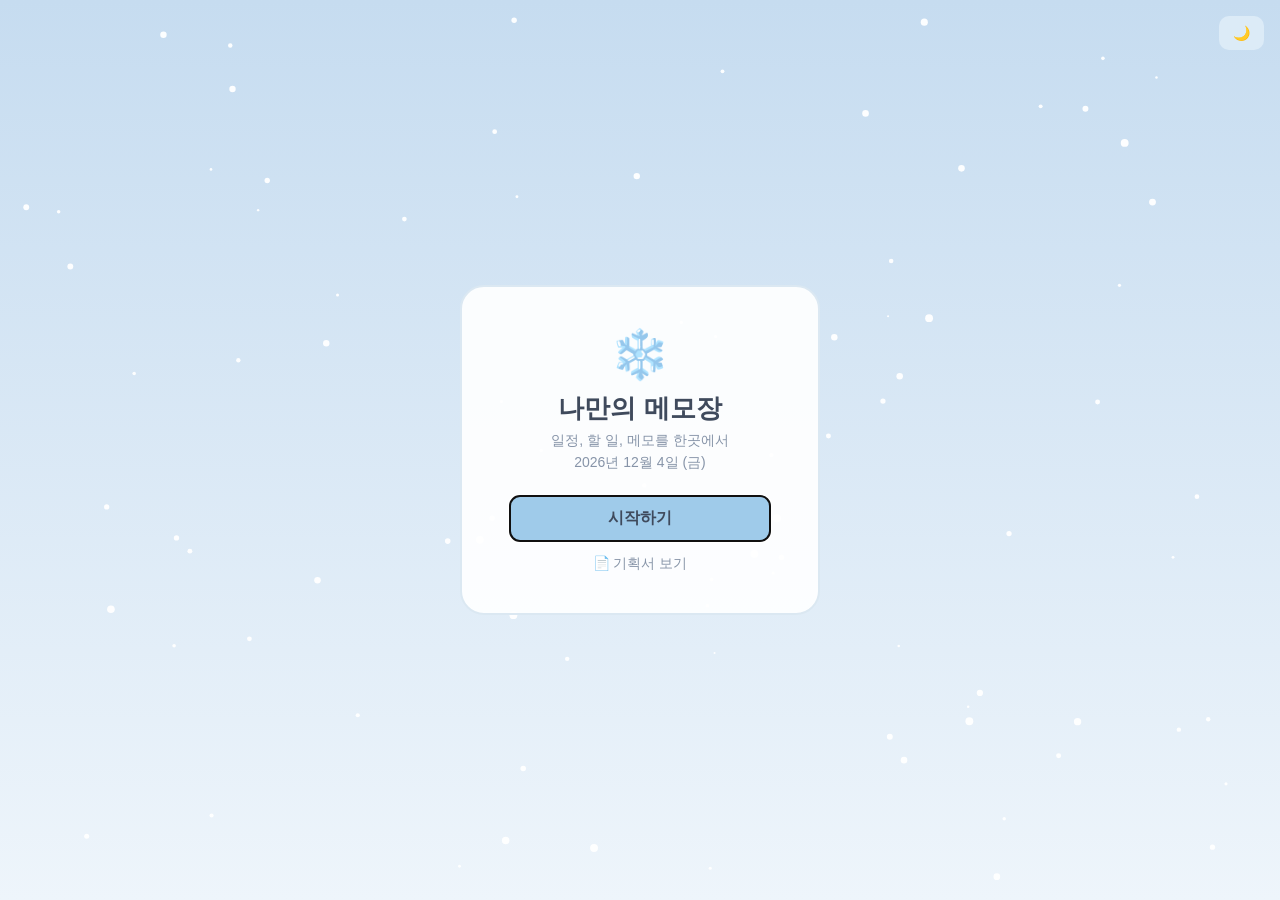
<file: index.html>
<!DOCTYPE html>
<html lang="ko">
<head>
<meta charset="UTF-8">
<meta name="viewport" content="width=device-width, initial-scale=1">
<title>나만의 메모장</title>
<!-- 첫 주소로 들어오면 메모장(memo.html)으로 바로 이동해요 -->
<meta http-equiv="refresh" content="0; url=memo.html">
<script>location.replace("memo.html");</script>
</head>
<body>
<p><a href="memo.html">나만의 메모장 열기</a></p>
</body>
</html>
</file>
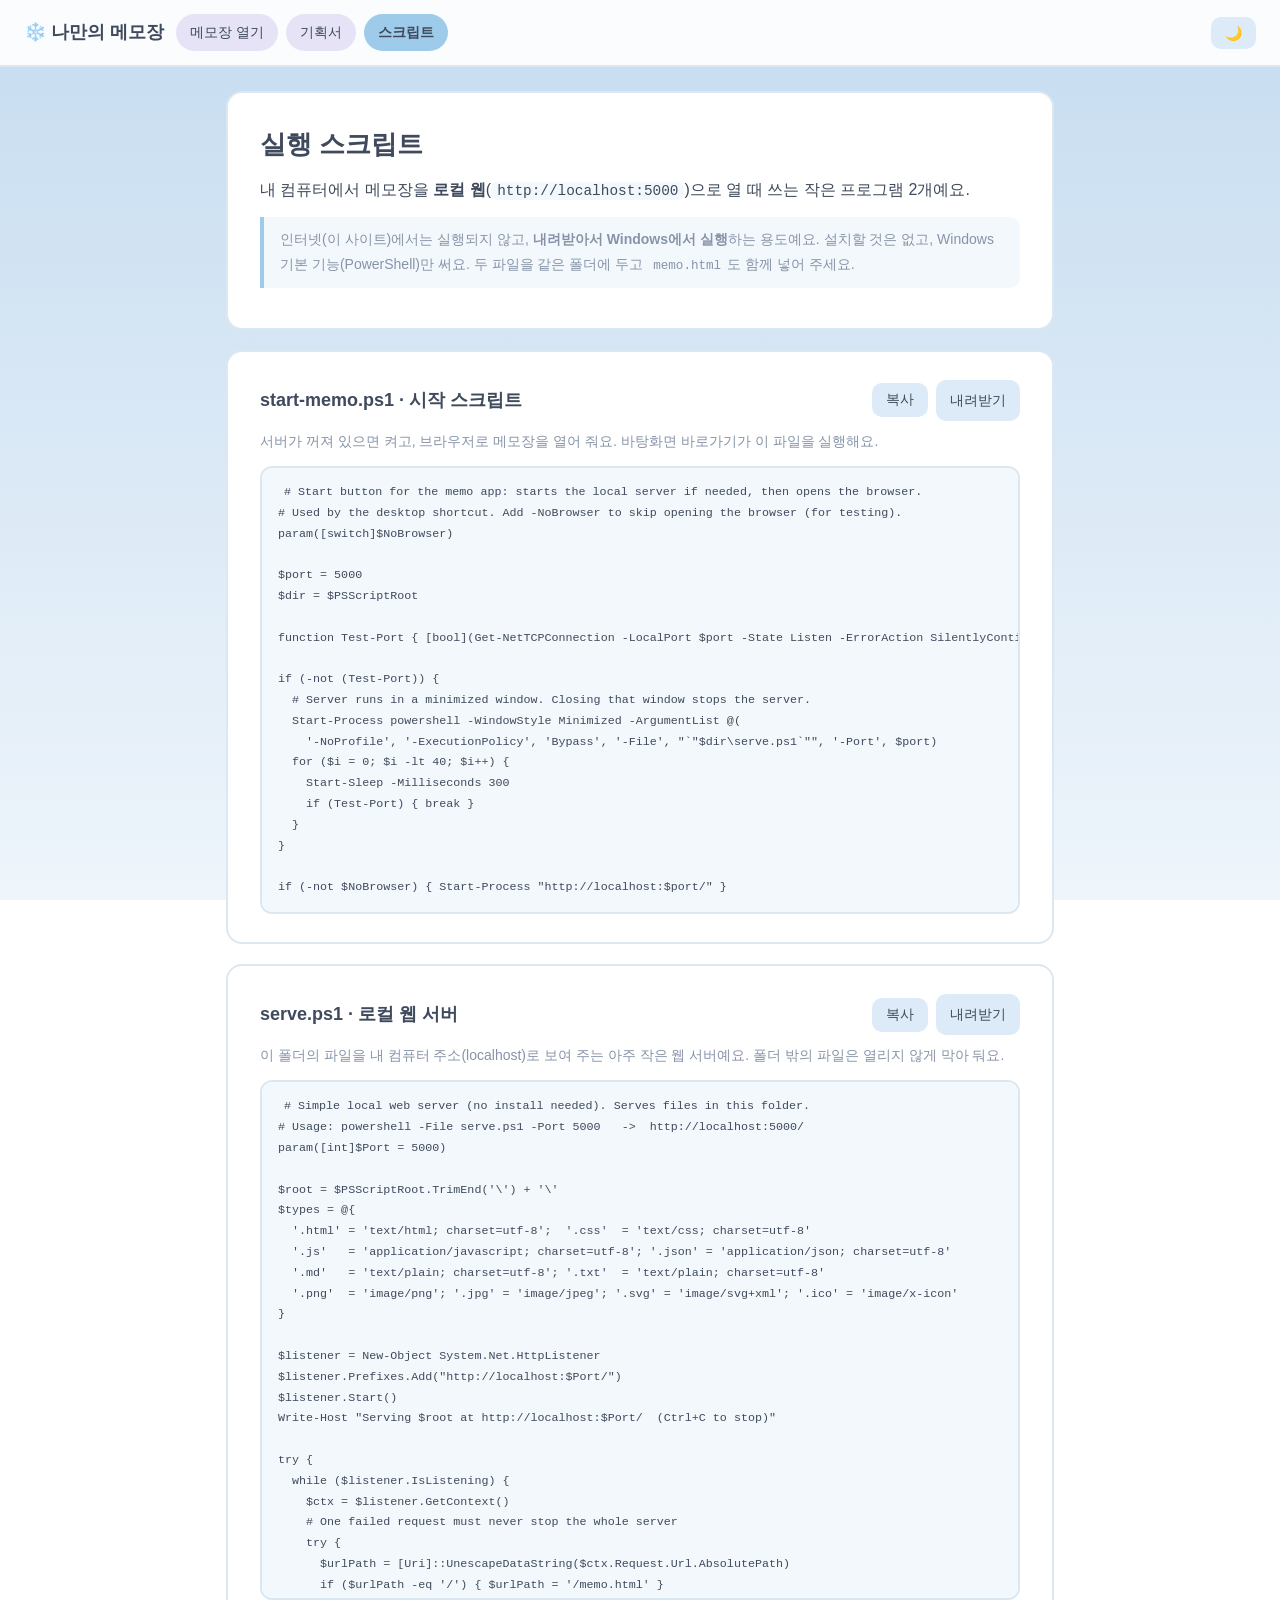
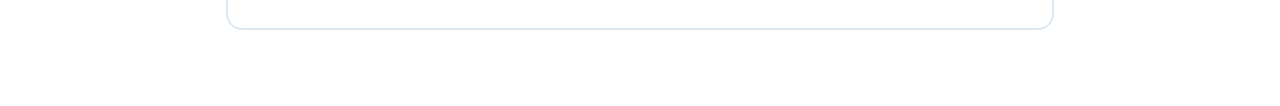
<file: code.html>
<!DOCTYPE html>
<html lang="ko">
<head>
<meta charset="UTF-8">
<meta name="viewport" content="width=device-width, initial-scale=1">
<title>스크립트 | 나만의 메모장</title>
<link rel="stylesheet" href="site.css">
<script src="site.js"></script>
</head>
<body>
<header class="top">
  <h1>❄️ 나만의 메모장</h1>
  <nav>
    <a href="memo.html">메모장 열기</a>
    <a href="PRD.html">기획서</a>
    <a href="code.html" class="on">스크립트</a>
  </nav>
  <button class="btn" id="themeBtn" title="다크 모드 켜기/끄기">🌙</button>
</header>

<main class="wrap">
  <section class="card">
    <h1>실행 스크립트</h1>
    <p>내 컴퓨터에서 메모장을 <b>로컬 웹</b>(<code>http://localhost:5000</code>)으로 열 때 쓰는 작은 프로그램 2개예요.</p>
    <blockquote>인터넷(이 사이트)에서는 실행되지 않고, <b>내려받아서 Windows에서 실행</b>하는 용도예요. 설치할 것은 없고, Windows 기본 기능(PowerShell)만 써요. 두 파일을 같은 폴더에 두고 <code>memo.html</code>도 함께 넣어 주세요.</blockquote>
  </section>
  <div id="files"></div>
</main>

<script>
  // 보여 줄 파일 목록: 여기에 항목을 추가하면 카드가 하나 더 생겨요
  const FILES = [
    { name: "start-memo.ps1", title: "start-memo.ps1 · 시작 스크립트",
      desc: "서버가 꺼져 있으면 켜고, 브라우저로 메모장을 열어 줘요. 바탕화면 바로가기가 이 파일을 실행해요." },
    { name: "serve.ps1", title: "serve.ps1 · 로컬 웹 서버",
      desc: "이 폴더의 파일을 내 컴퓨터 주소(localhost)로 보여 주는 아주 작은 웹 서버예요. 폴더 밖의 파일은 열리지 않게 막아 둬요." }
  ];

  function el(tag, cls, text) {
    const e = document.createElement(tag);
    if (cls) e.className = cls;
    if (text != null) e.textContent = text;     // textContent라서 코드가 그대로 글자로 보여요
    return e;
  }

  FILES.forEach(f => {
    const card = el("section", "card");
    const head = el("div", "file-head");
    head.appendChild(el("h2", null, f.title));
    const copy = el("button", "btn", "복사");
    const dl = el("a", "btn", "내려받기"); dl.href = f.name; dl.download = f.name;
    head.append(copy, dl);
    card.append(head, el("p", "note", f.desc));
    const pre = el("pre"); const code = el("code", null, "불러오는 중…");
    pre.appendChild(code); card.appendChild(pre);
    document.getElementById("files").appendChild(card);

    fetch(f.name).then(r => { if (!r.ok) throw new Error(r.status); return r.text(); })
      .then(t => { code.textContent = t; })
      .catch(() => { code.textContent = "불러오지 못했어요. '내려받기'를 눌러 확인해 주세요."; });

    copy.onclick = () => {
      const done = ok => { copy.textContent = ok ? "복사됨 ✓" : "복사 실패"; setTimeout(() => copy.textContent = "복사", 1500); };
      // 1순위: 최신 복사 기능, 안 되면 2순위: 임시 입력칸을 만들어 복사
      const fallback = () => {
        try {
          const ta = document.createElement("textarea");
          ta.value = code.textContent; ta.style.position = "fixed"; ta.style.opacity = "0";
          document.body.appendChild(ta); ta.select();
          const ok = document.execCommand("copy"); ta.remove(); done(ok);
        } catch (e) { done(false); }
      };
      try { navigator.clipboard.writeText(code.textContent).then(() => done(true), fallback); }
      catch (e) { fallback(); }
    };
  });
</script>
</body>
</html>
</file>
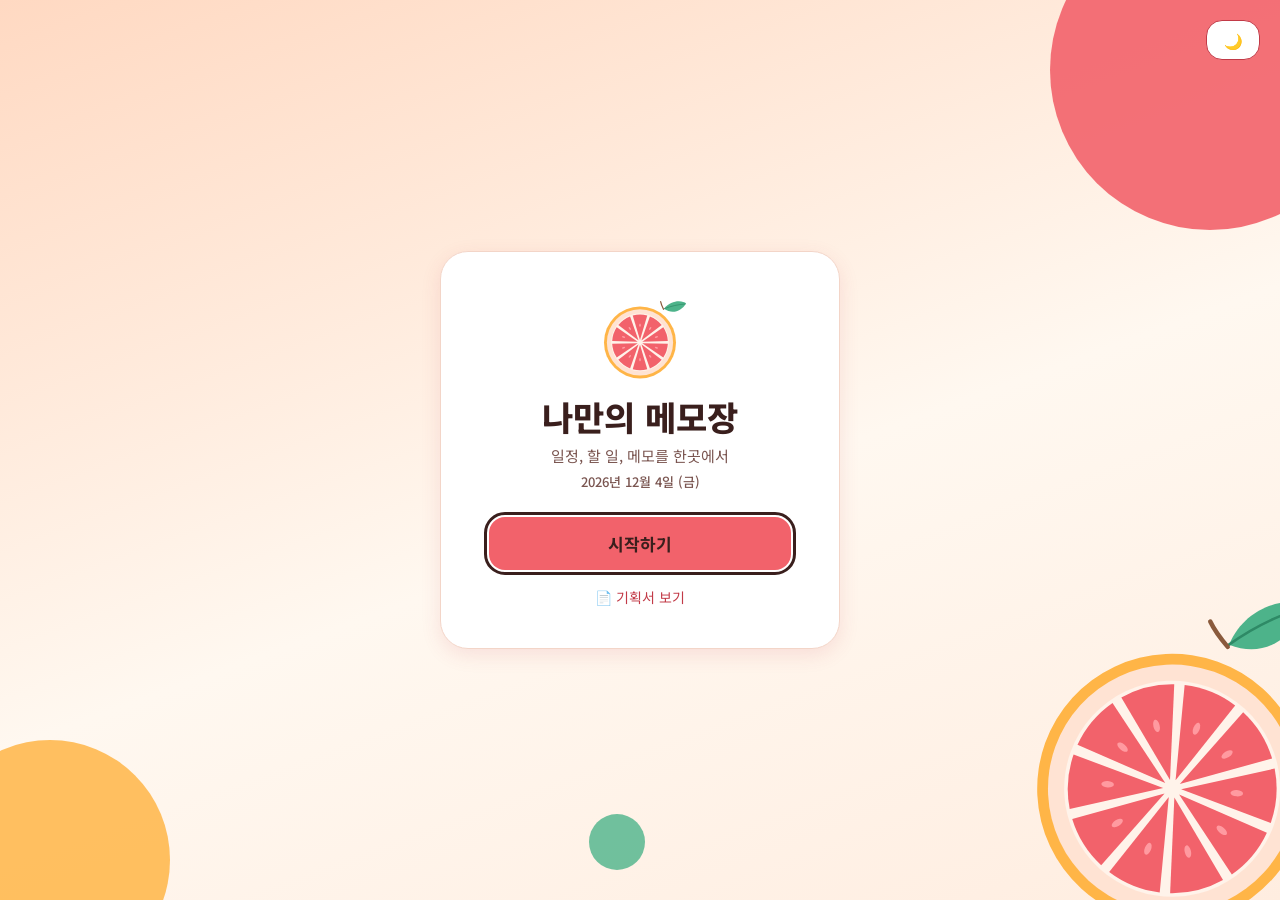
<file: memo-jamong.html>
<!DOCTYPE html>
<html lang="ko">
<head>
<meta charset="UTF-8">
<meta name="viewport" content="width=device-width, initial-scale=1">
<title>나만의 메모장</title>
<link rel="preconnect" href="https://fonts.googleapis.com">
<link rel="preconnect" href="https://fonts.gstatic.com" crossorigin>
<link href="https://fonts.googleapis.com/css2?family=Noto+Sans+KR:wght@400;500;600;700;800&display=swap" rel="stylesheet">
<style>
  /* ===== 자몽 메모장 디자인 (디자인 시스템 '자몽 메모장'의 tokens.json 값 그대로) =====
     화면 구성과 기능은 기존 memo.html과 같고, 모양(색, 글꼴, 둥근 정도, 그림자, 그림)만 바꿨어요.
     색을 바꾸고 싶으면 아래 :root 의 값만 고치면 전체 분위기가 바뀝니다. */
  :root {
    --bg-100: #FFF8F0;          /* 페이지 배경 (크림빛 아이보리) */
    --bg-200: #FFEDE0;          /* 한 단계 진한 영역 */
    --surface: #FFFFFF;         /* 카드, 입력창 바탕 */
    --ink: #3A1F1D;             /* 본문 글자 */
    --ink-muted: #7A5550;       /* 보조 글자 */
    --grapefruit: #F2626B;      /* 대표색 (핑크 자몽): 버튼, 선택된 탭 */
    --on-grapefruit: #3A1F1D;   /* 대표색 위의 글자 */
    --grapefruit-deep: #C23A47; /* 밝은 바탕 위 강조 글자, 별, 링크 */
    --citrus: #FFB547;          /* 포인트색 (오렌지): 오늘 날짜, 일정 */
    --peach: #FFD9C2;           /* 부드러운 면, 태그 바탕 */
    --mint: #4DB38A;            /* 잎사귀색: 완료 체크 */
    --mint-soft: #E3F5EC;       /* 마감 뱃지 바탕 */
    --mint-ink: #1F6E50;        /* 마감 뱃지 글자 */
    --line: #F3D5C8;            /* 테두리 */
    --late-bg: #C23A47;         /* 마감 지남 뱃지 */
    --late-ink: #FFFFFF;
    --header-bg: rgba(255,255,255,.88);
    --space-1: 4px; --space-2: 8px; --space-3: 16px; --space-4: 24px; --space-5: 32px; --space-6: 48px;
    --radius-sm: 8px; --radius-md: 16px; --radius-lg: 28px; --radius-pill: 999px;
    --shadow-card: 0 6px 20px rgba(194,58,71,0.12);
    --font-sans: "Pretendard", "Noto Sans KR", system-ui, sans-serif;
    --fruit: url("[data-uri]");  /* 자몽 단면 그림 */
  }
  /* 다크 모드: 🌙 버튼을 누르면 같은 이름의 색이 어두운 값으로 바뀝니다 */
  :root[data-theme="dark"] {
    color-scheme: dark;
    --bg-100: #22171A; --bg-200: #2D2024; --surface: #33262A;
    --ink: #FBEDE6; --ink-muted: #CDAFA8;
    --grapefruit: #FF8A91; --on-grapefruit: #2A1416; --grapefruit-deep: #FF8A91;
    --citrus: #FFB547; --peach: #4A3238;
    --mint: #7FD9B3; --mint-soft: #2A3A33; --mint-ink: #7FD9B3;
    --line: #4A363B;
    --late-bg: #FF8A91; --late-ink: #2A1416;
    --header-bg: rgba(51,38,42,.9);
  }
  * { box-sizing: border-box; }
  body {
    margin: 0; color: var(--ink); font-family: var(--font-sans); font-size: 16px; line-height: 1.6;
    background: linear-gradient(160deg, var(--peach) 0%, var(--bg-100) 55%, var(--bg-200) 100%) fixed;
    min-height: 100vh;
  }
  button:focus-visible, a:focus-visible, select:focus-visible { outline: 3px solid var(--ink); outline-offset: 2px; }

  /* 배경 장식: 자몽 색 동그라미들과 자몽 단면 그림 (화면 맨 뒤, 클릭은 그대로 통과) */
  .deco { position: fixed; inset: 0; overflow: hidden; pointer-events: none; z-index: 0; }
  .blob { position: absolute; border-radius: 50%; }
  .b1 { right: -90px; top: -90px; width: 320px; height: 320px; background: var(--grapefruit); opacity: .9; }
  .b2 { left: -70px; bottom: -80px; width: 240px; height: 240px; background: var(--citrus); opacity: .85; }
  .b3 { left: 46%; bottom: 30px; width: 56px; height: 56px; background: var(--mint); opacity: .8; }
  .fruit { position: absolute; right: -70px; bottom: -60px; width: 360px; height: 360px;
           background: var(--fruit) center / contain no-repeat; transform: rotate(-14deg); }
  header, .app, .todo-view, .today-view, .cal-view, .intro { position: relative; z-index: 1; }

  header {
    display: flex; align-items: center; gap: 16px; flex-wrap: wrap;
    padding: 16px 32px; background: var(--header-bg); border-bottom: 1px solid var(--line);
    -webkit-backdrop-filter: blur(6px); backdrop-filter: blur(6px);
  }
  header h1 { margin: 0; font: 800 22px/30px var(--font-sans); display: flex; align-items: center; gap: 10px; }
  .logo { display: inline-block; width: 36px; height: 36px; flex: none; background: var(--fruit) center / contain no-repeat; }
  nav { display: inline-flex; gap: 4px; padding: 4px; background: var(--bg-200); border-radius: var(--radius-pill); }
  nav button {
    border: 0; padding: 8px 20px; border-radius: var(--radius-pill); font: 600 15px var(--font-sans);
    background: transparent; color: var(--ink-muted); cursor: pointer; white-space: nowrap;
  }
  nav button:hover { color: var(--ink); }
  nav button.active { background: var(--grapefruit); color: var(--on-grapefruit); font-weight: 700; }
  nav button:disabled { opacity: .5; cursor: not-allowed; }

  .app { display: flex; gap: 24px; padding: 24px 32px; height: calc(100vh - 80px); }
  .list-panel, .editor-panel {
    background: var(--surface); border-radius: var(--radius-lg); border: 1px solid var(--line);
    padding: 20px; display: flex; flex-direction: column; box-shadow: var(--shadow-card);
  }
  .list-panel { width: 320px; flex-shrink: 0; }
  .editor-panel { flex: 1; min-width: 0; }

  .toolbar { display: flex; gap: 8px; margin-bottom: 12px; }
  input[type=text], input[type=date], input[type=time], select {
    border: 1.5px solid var(--line); border-radius: var(--radius-sm); padding: 9px 12px;
    font: 400 15px var(--font-sans); color: var(--ink); background: var(--surface); outline: none;
  }
  input[type=text] { width: 100%; }
  input[type=text]:focus, input[type=date]:focus, input[type=time]:focus, select:focus, textarea:focus {
    border-color: var(--grapefruit-deep); box-shadow: 0 0 0 3px var(--peach);
  }
  ::placeholder { color: var(--ink-muted); opacity: .75; }

  .btn {
    border: 0; background: var(--grapefruit); color: var(--on-grapefruit); border-radius: var(--radius-md);
    padding: 10px 18px; font: 700 15px var(--font-sans); cursor: pointer; white-space: nowrap;
  }
  .btn:hover { filter: brightness(.95); }
  .btn.ghost { background: var(--surface); color: var(--grapefruit-deep); border: 1.5px solid var(--grapefruit-deep); padding: 8.5px 16.5px; }
  .btn.ghost:hover { background: var(--peach); filter: none; }

  #memoList { overflow-y: auto; flex: 1; display: flex; flex-direction: column; gap: 8px; padding: 2px; }
  .memo-item { padding: 12px 14px; border-radius: var(--radius-md); background: var(--bg-100); border: 1.5px solid var(--line); cursor: pointer; }
  .memo-item:hover { border-color: var(--grapefruit); }
  .memo-item.selected { border-color: var(--grapefruit-deep); background: var(--peach); }
  .memo-item .t { font-weight: 700; font-size: 15px; white-space: nowrap; overflow: hidden; text-overflow: ellipsis; }
  .memo-item .p { font-size: 13px; color: var(--ink-muted); margin-top: 4px; white-space: nowrap; overflow: hidden; text-overflow: ellipsis; }
  .memo-item .d { font: 500 12px var(--font-sans); color: var(--ink-muted); margin-top: 4px; }
  .empty { color: var(--ink-muted); text-align: center; margin: auto; font-size: 14px; line-height: 1.7; }

  .editor-head { display: flex; gap: 8px; align-items: center; margin-bottom: 12px; }
  #titleInput { font-size: 20px; font-weight: 700; }
  #star { background: none; border: none; font-size: 26px; cursor: pointer; color: var(--ink-muted); opacity: .55; }
  #star.on { color: var(--grapefruit-deep); opacity: 1; }
  textarea {
    flex: 1; width: 100%; resize: none; border: 1.5px solid var(--line); border-radius: var(--radius-md);
    padding: 14px; font: 400 16px/26px var(--font-sans); color: var(--ink); outline: none; background: var(--surface);
  }
  .editor-foot { display: flex; justify-content: space-between; align-items: center; margin-top: 12px; font: 500 13px var(--font-sans); color: var(--ink-muted); }
  .editor-meta { display: flex; gap: 8px; align-items: center; flex-wrap: wrap; margin-bottom: 12px; font: 500 13px var(--font-sans); color: var(--ink-muted); }
  .tagbar { display: flex; gap: 6px; flex-wrap: wrap; margin-bottom: 12px; }
  .tagbar button, .todo-filters button {
    border: 0; background: var(--peach); color: var(--ink); border-radius: var(--radius-pill);
    padding: 6px 14px; font: 500 13px var(--font-sans); cursor: pointer;
  }
  .tagbar button:hover, .todo-filters button:hover { filter: brightness(.96); }
  .tagbar button.active, .todo-filters button.active { background: var(--grapefruit); color: var(--on-grapefruit); font-weight: 700; }
  .list-foot { margin-top: 12px; }
  .list-foot .btn { width: 100%; }

  [hidden] { display: none !important; }

  /* ===== 할 일 화면 ===== */
  .todo-view { max-width: 720px; margin: 0 auto; padding: 24px 32px; }
  .todo-card { background: var(--surface); border-radius: var(--radius-lg); border: 1px solid var(--line); padding: 20px; box-shadow: var(--shadow-card); }
  .todo-add { display: flex; gap: 8px; flex-wrap: wrap; margin-bottom: 16px; }
  .todo-add input[type=text] { flex: 1; min-width: 180px; }
  .todo-filters { display: flex; gap: 6px; align-items: center; margin-bottom: 12px; flex-wrap: wrap; }
  .todo-filters input[type=text] { width: 160px; padding: 6px 12px; font-size: 14px; }
  #todoCount { margin-left: auto; font: 500 13px var(--font-sans); color: var(--ink-muted); }
  #todoList { display: flex; flex-direction: column; gap: 8px; }
  .todo-item { display: flex; align-items: center; gap: 12px; padding: 12px 16px; background: var(--bg-100); border: 1px solid var(--line); border-radius: var(--radius-md); }
  .todo-item input[type=checkbox] {
    -webkit-appearance: none; appearance: none; width: 22px; height: 22px; margin: 0; flex: none; cursor: pointer;
    border: 2px solid var(--grapefruit-deep); border-radius: var(--radius-sm); background: transparent; display: grid; place-content: center;
  }
  .todo-item input[type=checkbox]:checked { background: var(--mint); border-color: var(--mint); }
  .todo-item input[type=checkbox]:checked::after {
    content: ""; width: 5px; height: 10px; border: solid #3A1F1D; border-width: 0 2.5px 2.5px 0; transform: rotate(45deg) translate(-1px, -1px);
  }
  .todo-item input[type=checkbox]:focus-visible { outline: 3px solid var(--ink); outline-offset: 2px; }
  .todo-item .txt { flex: 1; font-size: 16px; word-break: break-word; }
  .todo-item.done .txt { text-decoration: line-through; color: var(--ink-muted); }
  .badge { font: 600 12.5px var(--font-sans); padding: 3px 12px; border-radius: var(--radius-pill); background: var(--mint-soft); color: var(--mint-ink); white-space: nowrap; }
  .badge.today { background: var(--citrus); color: #3A1F1D; }
  .badge.late { background: var(--late-bg); color: var(--late-ink); }
  .todo-item.done .badge { opacity: .55; }
  .badge.none { background: transparent; color: var(--ink-muted); border: 1px dashed var(--ink-muted); cursor: pointer; }
  .badge.clickable { cursor: pointer; }
  .todo-del { border: none; background: none; color: var(--ink-muted); font-size: 18px; cursor: pointer; }
  .todo-del:hover { color: var(--grapefruit-deep); }
  .edit-btn { border: none; background: none; color: var(--ink-muted); font-size: 15px; cursor: pointer; }
  .edit-btn:hover { color: var(--grapefruit-deep); }
  .inline-edit { flex: 1; min-width: 0; padding: 4px 8px !important; font-size: 15px !important; }

  /* ===== 오늘 화면 ===== */
  .today-view { max-width: 1000px; margin: 0 auto; padding: 24px 32px; }
  .today-view h2 { margin: 0 0 16px; font: 800 28px/36px var(--font-sans); }
  .today-grid { display: grid; grid-template-columns: repeat(3, 1fr); gap: 24px; align-items: start; }
  .today-grid h3 { margin: 0 0 12px; font: 700 18px/26px var(--font-sans); }
  .stack { display: flex; flex-direction: column; gap: 8px; }
  .tm-item { padding: 12px 14px; border-radius: var(--radius-md); background: var(--bg-100); cursor: pointer; border: 1.5px solid var(--line); }
  .tm-item:hover { border-color: var(--grapefruit); }
  .tm-item .t { font-weight: 700; font-size: 15px; white-space: nowrap; overflow: hidden; text-overflow: ellipsis; }
  .tm-item .p { font-size: 13px; color: var(--ink-muted); margin-top: 4px; white-space: nowrap; overflow: hidden; text-overflow: ellipsis; }
  .tm-item.in-side { margin-bottom: 0; }
  .side-sub { font: 600 13px var(--font-sans); color: var(--ink-muted); margin-top: 8px; }

  /* ===== 캘린더 화면 ===== */
  .cal-view { display: flex; gap: 24px; max-width: 1000px; margin: 0 auto; padding: 24px 32px; align-items: flex-start; }
  .cal-card { background: var(--surface); border-radius: var(--radius-lg); border: 1px solid var(--line); padding: 20px; box-shadow: var(--shadow-card); }
  .cal-card:first-child { flex: 1; min-width: 0; }
  .cal-side { width: 320px; flex-shrink: 0; }
  .cal-side h3 { margin: 0 0 12px; font: 700 18px/26px var(--font-sans); }
  .cal-head { display: flex; align-items: center; gap: 8px; margin-bottom: 12px; }
  .cal-head strong { flex: 1; text-align: center; font: 700 20px var(--font-sans); }
  .cal-grid { display: grid; grid-template-columns: repeat(7, 1fr); gap: 6px; }
  .cal-dow { text-align: center; font: 600 13px var(--font-sans); color: var(--ink-muted); padding: 4px 0; }
  .cal-cell {
    min-height: 76px; border: 1.5px solid transparent; background: var(--bg-100); border-radius: 12px;
    padding: 5px 7px; text-align: left; cursor: pointer; font-family: inherit; color: var(--ink);
    display: flex; flex-direction: column; gap: 2px; overflow: hidden;
  }
  .cal-cell:hover { border-color: var(--grapefruit); }
  .cal-cell.sel { border-color: var(--grapefruit-deep); }
  .cal-cell.blank { background: transparent; border: none; cursor: default; }
  .cal-cell .num { font-size: 13px; align-self: flex-start; }
  .cal-cell.today .num { background: var(--citrus); color: #3A1F1D; border-radius: var(--radius-pill); padding: 0 8px; font-weight: 700; }
  .cal-cell.sun .num { color: var(--grapefruit-deep); }
  .cal-cell.sat .num { color: var(--mint-ink); }
  .cal-ev { font-size: 11px; background: var(--citrus); color: #3A1F1D; border-radius: 6px; padding: 1px 6px; white-space: nowrap; overflow: hidden; text-overflow: ellipsis; }
  .cal-ev.todo { background: var(--mint-soft); color: var(--mint-ink); }
  .cal-ev.memo { background: var(--peach); color: var(--ink); }
  .cal-more { font-size: 11px; color: var(--ink-muted); }
  .cal-dot { display: none; width: 6px; height: 6px; border-radius: 50%; background: var(--grapefruit-deep); }

  /* ===== 시작 화면 ===== */
  .intro { display: none; min-height: 100vh; align-items: center; justify-content: center; padding: 24px; }
  body.intro-on .intro { display: flex; }
  body.intro-on header, body.intro-on main { display: none; }   /* 시작하기 전에는 메모장을 숨겨요 */
  .intro-card {
    background: var(--surface); border: 1px solid var(--line); border-radius: var(--radius-lg);
    padding: 40px 48px; text-align: center; max-width: 400px; width: 100%; box-shadow: var(--shadow-card);
  }
  .intro-theme { position: absolute; top: 20px; right: 20px; }
  .intro-icon { width: 96px; height: 96px; margin: 0 auto 8px; background: var(--fruit) center / contain no-repeat; }
  .intro-card h1 { margin: 8px 0 6px; font: 800 34px/42px var(--font-sans); }
  .intro-card p { margin: 0; color: var(--ink-muted); font-size: 15px; }
  .intro-card .intro-date { margin-top: 4px; font-size: 13px; font-weight: 500; }
  .intro-card .btn { margin-top: 24px; width: 100%; font-size: 17px; padding: 14px 0; }
  .intro-link { display: block; margin-top: 16px; font-size: 14px; color: var(--grapefruit-deep); text-decoration: none; }
  .intro-link:hover { text-decoration: underline; }

  @media (max-width: 720px) {
    header { padding: 12px; gap: 10px; }
    nav { order: 3; width: 100%; }
    nav button { flex: 1; padding: 8px 6px; }
    .app { flex-direction: column; height: auto; padding: 12px; }
    .list-panel { width: 100%; max-height: 300px; }
    .editor-panel { min-height: 420px; }
    .todo-view, .today-view, .cal-view { padding: 12px; }
    .today-grid { grid-template-columns: 1fr; }
    .cal-view { flex-direction: column; }
    .cal-side { width: 100%; }
    .cal-cell { min-height: 48px; }
    .cal-ev, .cal-more { display: none; }
    .cal-dot.has { display: block; }
    .todo-filters input[type=text] { width: 100%; order: 5; }
    .todo-item { flex-wrap: wrap; }
    .intro-card { padding: 32px 24px; }
    .b1 { width: 200px; height: 200px; right: -70px; top: -70px; }
    .b2 { width: 150px; height: 150px; }
    .b3 { display: none; }
    .fruit { width: 220px; height: 220px; right: -50px; bottom: -40px; }
  }
</style>
</head>
<body class="intro-on">
<div class="deco" aria-hidden="true"><i class="blob b1"></i><i class="blob b2"></i><i class="blob b3"></i><i class="fruit"></i></div>

<!-- 시작 화면: "시작하기"를 눌러야 메모장이 나타나요 -->
<section class="intro" id="intro">
  <button class="btn ghost theme-btn intro-theme" title="다크 모드 켜기/끄기">🌙</button>
  <div class="intro-card">
    <div class="intro-icon" aria-hidden="true"></div>
    <h1>나만의 메모장</h1>
    <p>일정, 할 일, 메모를 한곳에서</p>
    <p class="intro-date" id="introDate"></p>
    <button class="btn" id="startBtn">시작하기</button>
    <a class="intro-link" href="PRD-jamong.html">📄 기획서 보기</a>
  </div>
</section>

<header>
  <h1><span class="logo" aria-hidden="true"></span>나만의 메모장</h1>
  <nav>
    <button class="active" data-tab="today">오늘</button>
    <button data-tab="memo">메모</button>
    <button data-tab="todo">할 일</button>
    <button data-tab="calendar">캘린더</button>
  </nav>
  <button class="btn ghost" id="homeBtn" title="시작하기 화면으로 돌아가기 (쓰던 내용은 그대로 저장돼 있어요)">← 시작 화면</button>
  <button class="btn ghost theme-btn" style="margin-left:auto" title="다크 모드 켜기/끄기">🌙</button>
</header>

<!-- 오늘 화면 (첫 화면) -->
<main class="today-view" id="todayView">
  <h2 id="todayTitle"></h2>
  <div class="today-grid">
    <section class="cal-card"><h3>📅 오늘 일정</h3><div class="stack" id="tdEvents"></div></section>
    <section class="cal-card"><h3>✅ 오늘 할 일</h3><div class="stack" id="tdTodos"></div></section>
    <section class="cal-card"><h3>📝 최근 메모</h3><div class="stack" id="tdMemos"></div></section>
  </div>
</main>

<main class="app" id="memoView" hidden>
  <!-- 왼쪽: 메모 목록 -->
  <section class="list-panel">
    <div class="toolbar">
      <input type="text" id="search" placeholder="메모 검색">
      <button class="btn" id="newBtn">+ 새 메모</button>
    </div>
    <div class="tagbar" id="tagBar"></div>
    <div id="memoList"></div>
    <div class="list-foot"><button class="btn ghost" id="exportBtn" title="모든 메모를 텍스트 파일로 저장">⬇ 메모 내보내기</button></div>
  </section>

  <!-- 오른쪽: 메모 쓰는 곳 -->
  <section class="editor-panel" id="editorPanel">
    <div class="editor-head">
      <input type="text" id="titleInput" placeholder="제목">
      <button id="star" title="중요 표시">★</button>
    </div>
    <div class="editor-meta">
      <label for="memoDate">📅 날짜</label>
      <input type="date" id="memoDate" title="날짜를 정하면 그날 캘린더에서 열어볼 수 있어요">
      <label for="memoTag">🏷 태그</label>
      <select id="memoTag"></select>
    </div>
    <textarea id="contentInput" placeholder="여기에 내용을 적어보세요. 쓰는 대로 자동 저장돼요."></textarea>
    <div class="editor-foot">
      <span id="status">자동 저장됨</span>
      <button class="btn ghost" id="delBtn">삭제</button>
    </div>
  </section>
</main>

<!-- 할 일 화면 -->
<main class="todo-view" id="todoView" hidden>
  <section class="todo-card">
    <div class="todo-add">
      <input type="text" id="todoInput" placeholder="할 일을 적고 Enter 또는 추가 버튼" maxlength="200">
      <input type="date" id="todoDue" title="마감 날짜 (선택)">
      <button class="btn" id="todoAddBtn">추가</button>
    </div>
    <div class="todo-filters">
      <button class="active" data-filter="all">전체</button>
      <button data-filter="active">진행 중</button>
      <button data-filter="done">완료</button>
      <input type="text" id="todoSearch" placeholder="할 일 검색">
      <span id="todoCount"></span>
    </div>
    <div id="todoList"></div>
  </section>
</main>

<!-- 캘린더 화면 -->
<main class="cal-view" id="calView" hidden>
  <section class="cal-card">
    <div class="cal-head">
      <button class="btn ghost" id="calPrev" title="이전 달">◀</button>
      <strong id="calTitle"></strong>
      <button class="btn ghost" id="calNext" title="다음 달">▶</button>
      <button class="btn" id="calToday">오늘</button>
    </div>
    <div class="cal-grid" id="calGrid"></div>
  </section>
  <section class="cal-card cal-side">
    <h3 id="dayTitle"></h3>
    <div class="todo-add">
      <input type="text" id="evInput" placeholder="일정 제목" maxlength="100">
      <input type="time" id="evTime" title="시간 (선택)">
      <button class="btn" id="evAddBtn">추가</button>
    </div>
    <div id="evList"></div>
  </section>
</main>

<script>
  // ===== 1. 저장소: 브라우저 안에 메모를 보관합니다 =====
  const KEY = "memo-app-v1";            // 저장할 때 쓰는 이름표
  let memos = [];                        // 메모들이 담긴 목록
  let currentId = null;                  // 지금 보고 있는 메모의 번호
  const TAGS = ["공부", "취업", "개인"];  // 태그 목록 (여기에 글자를 추가하면 태그가 늘어나요)
  let tagFilter = "";                    // 목록에서 보고 있는 태그 ("" = 전체)

  function load() {
    try { memos = JSON.parse(localStorage.getItem(KEY)) || []; }
    catch (e) { memos = []; }
  }
  function save() {
    try { localStorage.setItem(KEY, JSON.stringify(memos)); }
    catch (e) { document.getElementById("status").textContent = "저장 실패 (브라우저 설정 확인)"; }
  }

  // ===== 2. 화면에 보여주기 =====
  const $list = document.getElementById("memoList");
  const $title = document.getElementById("titleInput");
  const $content = document.getElementById("contentInput");
  const $star = document.getElementById("star");
  const $status = document.getElementById("status");
  const $search = document.getElementById("search");
  const $mDate = document.getElementById("memoDate");
  const $mTag = document.getElementById("memoTag");
  // 태그 선택 상자 채우기: "태그 없음" + TAGS
  [["", "태그 없음"]].concat(TAGS.map(t => [t, t])).forEach(([v, label]) => {
    const o = document.createElement("option"); o.value = v; o.textContent = label; $mTag.appendChild(o);
  });

  function fmt(ts) {
    const d = new Date(ts);
    return `${d.getFullYear()}.${d.getMonth()+1}.${d.getDate()} ${String(d.getHours()).padStart(2,"0")}:${String(d.getMinutes()).padStart(2,"0")}`;
  }

  function renderList() {
    const q = $search.value.trim().toLowerCase();
    // 중요 표시한 메모를 위로, 그다음 최근 수정 순
    const shown = memos
      .filter(m => (m.title + m.content).toLowerCase().includes(q) && (!tagFilter || m.tag === tagFilter))
      .sort((a, b) => (b.star - a.star) || (b.updated - a.updated));
    $list.innerHTML = "";
    if (shown.length === 0) {
      $list.innerHTML = `<div class="empty">${q ? "검색 결과가 없어요" : "아직 메모가 없어요.<br>‘+ 새 메모’를 눌러보세요 🍊"}</div>`;
      return;
    }
    shown.forEach(m => {
      const el = document.createElement("div");
      el.className = "memo-item" + (m.id === currentId ? " selected" : "");
      const t = document.createElement("div"); t.className = "t";
      t.textContent = (m.star ? "★ " : "") + (m.title || "제목 없음");
      const p = document.createElement("div"); p.className = "p";
      p.textContent = m.content || "내용 없음";
      const d = document.createElement("div"); d.className = "d";
      d.textContent = fmt(m.updated) + (m.tag ? " · #" + m.tag : "") + (m.date ? " · 📅 " + m.date : "");
      el.append(t, p, d);
      el.onclick = () => select(m.id);
      $list.appendChild(el);
    });
  }

  function renderEditor() {
    const m = memos.find(x => x.id === currentId);
    const has = !!m;
    $title.disabled = $content.disabled = !has;
    $title.value = has ? m.title : "";
    $content.value = has ? m.content : "";
    $star.classList.toggle("on", has && !!m.star);
    $mDate.disabled = $mTag.disabled = !has;
    $mDate.value = has ? (m.date || "") : "";
    $mTag.value = has ? (m.tag || "") : "";
    $status.textContent = has ? "자동 저장됨" : "메모를 고르거나 새로 만들어보세요";
  }

  function select(id) { currentId = id; renderList(); renderEditor(); }

  // ===== 3. 새 메모 / 수정 / 삭제 =====
  document.getElementById("newBtn").onclick = () => {
    const m = { id: Date.now(), title: "", content: "", star: false, date: "", tag: "", updated: Date.now() };
    memos.push(m); save();
    $search.value = "";
    select(m.id);
    $title.focus();
  };

  function onEdit() {
    const m = memos.find(x => x.id === currentId);
    if (!m) return;
    m.title = $title.value;
    m.content = $content.value;
    m.date = $mDate.value;
    m.tag = $mTag.value;
    m.updated = Date.now();
    save();
    $status.textContent = "자동 저장됨";
    renderList();
  }
  $title.addEventListener("input", onEdit);
  $content.addEventListener("input", onEdit);
  $mDate.addEventListener("change", onEdit);
  $mTag.addEventListener("change", onEdit);

  $star.onclick = () => {
    const m = memos.find(x => x.id === currentId);
    if (!m) return;
    m.star = !m.star; save();
    $star.classList.toggle("on", m.star);
    renderList();
  };

  document.getElementById("delBtn").onclick = () => {
    const m = memos.find(x => x.id === currentId);
    if (!m) return;
    if (!confirm("이 메모를 삭제할까요? 삭제하면 되돌릴 수 없어요.")) return;
    memos = memos.filter(x => x.id !== currentId);
    save();
    currentId = memos.length ? memos[0].id : null;
    renderList(); renderEditor();
  };

  $search.addEventListener("input", renderList);

  // 목록 위 태그 필터 버튼 ("전체" + 태그들)
  function renderTagBar() {
    const $bar = document.getElementById("tagBar");
    $bar.innerHTML = "";
    [["", "전체"]].concat(TAGS.map(t => [t, "#" + t])).forEach(([v, label]) => {
      const b = document.createElement("button");
      b.textContent = label;
      b.className = tagFilter === v ? "active" : "";
      b.onclick = () => { tagFilter = v; renderTagBar(); renderList(); };
      $bar.appendChild(b);
    });
  }

  // 메모를 다른 탭에서 열 때: 검색/태그 필터를 풀어서 목록에 보이게 해요
  function openMemo(id) {
    showTab("memo");
    $search.value = ""; tagFilter = ""; renderTagBar();
    select(id);
  }

  // 내보내기: 모든 메모를 텍스트 파일(.txt)로 내려받기 (서버 없이 브라우저에서 만들어요)
  document.getElementById("exportBtn").onclick = () => {
    if (!memos.length) { alert("내보낼 메모가 없어요."); return; }
    const text = memos.slice().sort((a, b) => b.updated - a.updated).map(m =>
      ["# " + (m.title || "제목 없음"),
       "태그: " + (m.tag || "없음") + " / 날짜: " + (m.date || "없음") + " / 수정: " + fmt(m.updated),
       "", m.content, "", "----------"].join("\n")
    ).join("\n\n");
    const blob = new Blob(["﻿" + text], { type: "text/plain;charset=utf-8" });
    const a = document.createElement("a");
    a.href = URL.createObjectURL(blob);
    a.download = "memos-" + todayStr() + ".txt";
    document.body.appendChild(a); a.click(); a.remove();
    setTimeout(() => URL.revokeObjectURL(a.href), 1000);
  };

  // 다크 모드: 선택을 브라우저에 기억해요. 처음엔 컴퓨터의 다크 모드 설정을 따라가요
  const $themeBtns = document.querySelectorAll(".theme-btn");   // 시작 화면과 메모장의 버튼 둘 다
  let theme = null;
  try { theme = localStorage.getItem("theme-v1"); } catch (e) {}
  if (theme !== "dark" && theme !== "light") theme = window.matchMedia("(prefers-color-scheme: dark)").matches ? "dark" : "light";
  function applyTheme() {
    document.documentElement.dataset.theme = theme;
    $themeBtns.forEach(b => { b.textContent = theme === "dark" ? "☀️" : "🌙"; });
  }
  $themeBtns.forEach(b => {
    b.onclick = () => {
      theme = theme === "dark" ? "light" : "dark";
      applyTheme();
      try { localStorage.setItem("theme-v1", theme); } catch (e) {}
    };
  });
  applyTheme();

  // ===== 제자리 수정: 글자/날짜/시간을 눌러서 바로 고치는 공통 도구 =====
  // 돌려주는 함수를 실행하면 el이 입력칸으로 바뀌어요.
  // 글자: Enter=저장, Esc=취소 / 날짜·시간: 고르면 저장. onSave에는 새 값(취소면 null)이 들어와요.
  function editField(el, type, current, onSave) {
    return () => {
      const inp = document.createElement("input");
      inp.type = type; inp.value = current || "";
      if (type === "text") { inp.maxLength = 200; inp.className = "inline-edit"; }
      let finished = false;
      const done = ok => { if (finished) return; finished = true; onSave(ok ? inp.value.trim() : null); };
      inp.addEventListener("keydown", e => { if (e.key === "Enter") done(true); else if (e.key === "Escape") done(false); });
      inp.addEventListener("blur", () => done(true));
      if (type !== "text") inp.addEventListener("change", () => done(true));
      el.replaceWith(inp); inp.focus();
      if (type === "text") inp.select();
    };
  }

  // ===== 할 일(TO DO) =====
  const TKEY = "todo-app-v1";            // 할 일 저장 이름표 (메모와 따로 보관)
  let todos = [];                         // 할 일 목록
  let filter = "all";                     // 보기 방식: all / active / done

  function loadTodos() {
    try { todos = JSON.parse(localStorage.getItem(TKEY)) || []; }
    catch (e) { todos = []; }
  }
  function saveTodos() {
    try { localStorage.setItem(TKEY, JSON.stringify(todos)); } catch (e) {}
  }
  // 오늘 날짜를 "2026-11-26" 모양 글자로 만들기
  function todayStr() {
    const d = new Date();
    return d.getFullYear() + "-" + String(d.getMonth() + 1).padStart(2, "0") + "-" + String(d.getDate()).padStart(2, "0");
  }

  const $todoList = document.getElementById("todoList");
  const $todoInput = document.getElementById("todoInput");
  const $todoDue = document.getElementById("todoDue");
  const $todoSearch = document.getElementById("todoSearch");
  $todoSearch.addEventListener("input", () => renderTodos());

  function renderTodos() {
    const t = todayStr();
    const left = todos.filter(x => !x.done).length;
    document.getElementById("todoCount").textContent = `남은 일 ${left}개 / 전체 ${todos.length}개`;

    // 안 끝난 일 먼저 → 마감 빠른 순 → 마감 없는 일은 맨 뒤
    const shown = todos
      .filter(x => filter === "all" || (filter === "done" ? x.done : !x.done))
      .filter(x => x.text.toLowerCase().includes($todoSearch.value.trim().toLowerCase()))
      .sort((a, b) => (a.done - b.done) || ((a.due || "9999") > (b.due || "9999") ? 1 : (a.due || "9999") < (b.due || "9999") ? -1 : a.id - b.id));

    $todoList.innerHTML = "";
    if (shown.length === 0) {
      $todoList.innerHTML = `<div class="empty" style="padding:24px 0">${todos.length ? "해당하는 할 일이 없어요" : "아직 할 일이 없어요.<br>위 칸에 적어서 추가해 보세요 🍊"}</div>`;
      return;
    }
    shown.forEach(x => {
      const row = document.createElement("div");
      row.className = "todo-item" + (x.done ? " done" : "");

      const cb = document.createElement("input");
      cb.type = "checkbox"; cb.checked = x.done;
      cb.onchange = () => { x.done = cb.checked; saveTodos(); renderTodos(); };

      const txt = document.createElement("span");
      txt.className = "txt"; txt.textContent = x.text;
      const startText = editField(txt, "text", x.text, v => { if (v) x.text = v; saveTodos(); renderTodos(); });
      txt.ondblclick = startText; txt.title = "더블클릭해서 수정";

      row.append(cb, txt);

      // 마감일 뱃지: 눌러서 마감일을 바꾸거나 새로 정할 수 있어요
      const b = document.createElement("span");
      b.className = "badge clickable"; b.title = "눌러서 마감일 수정";
      if (x.due) {
        const [y, m, d] = x.due.split("-");
        b.textContent = `${Number(m)}/${Number(d)}`;
        if (!x.done && x.due < t) { b.className += " late"; b.textContent += " 지남"; }
        else if (x.due === t) { b.className += " today"; b.textContent = "오늘"; }
      } else { b.className = "badge none"; b.textContent = "마감 없음"; }
      b.onclick = editField(b, "date", x.due, v => { if (v !== null) x.due = v; saveTodos(); renderTodos(); });
      row.appendChild(b);

      const ed = document.createElement("button");
      ed.className = "edit-btn"; ed.textContent = "✎"; ed.title = "내용 수정"; ed.onclick = startText;
      row.appendChild(ed);

      const del = document.createElement("button");
      del.className = "todo-del"; del.textContent = "✕"; del.title = "삭제";
      del.onclick = () => {
        todos = todos.filter(y => y.id !== x.id);
        saveTodos(); renderTodos();
      };
      row.appendChild(del);
      $todoList.appendChild(row);
    });
  }

  function addTodo() {
    const text = $todoInput.value.trim();
    if (!text) { $todoInput.focus(); return; }
    todos.push({ id: Date.now(), text: text, due: $todoDue.value || "", done: false });
    saveTodos();
    $todoInput.value = ""; $todoDue.value = "";
    $todoInput.focus();
    renderTodos();
  }
  document.getElementById("todoAddBtn").onclick = addTodo;
  $todoInput.addEventListener("keydown", e => { if (e.key === "Enter") addTodo(); });

  document.querySelectorAll("[data-filter]").forEach(btn => {
    btn.onclick = () => {
      filter = btn.dataset.filter;
      document.querySelectorAll("[data-filter]").forEach(b => b.classList.toggle("active", b === btn));
      renderTodos();
    };
  });

  // ===== 캘린더 =====
  const CKEY = "cal-app-v1";              // 일정 저장 이름표 (메모, 할 일과 따로 보관)
  let events = [];                         // 일정 목록: { id, date, time, title }
  const nowDate = new Date();
  let viewY = nowDate.getFullYear();       // 지금 보고 있는 연도
  let viewM = nowDate.getMonth();          // 지금 보고 있는 달 (0 = 1월, 11 = 12월)
  let selDate = todayStr();                // 선택한 날짜 ("2026-11-26" 모양)
  const DOW = ["일", "월", "화", "수", "목", "금", "토"];

  function loadEvents() {
    try { events = JSON.parse(localStorage.getItem(CKEY)) || []; }
    catch (e) { events = []; }
  }
  function saveEvents() {
    try { localStorage.setItem(CKEY, JSON.stringify(events)); } catch (e) {}
  }
  function ymd(y, m, d) {
    return y + "-" + String(m + 1).padStart(2, "0") + "-" + String(d).padStart(2, "0");
  }
  // 그날의 일정을 시간 순으로 (시간이 없는 일정은 맨 위)
  function eventsOf(date) {
    return events.filter(e => e.date === date).sort((a, b) => (a.time || "").localeCompare(b.time || "") || a.id - b.id);
  }

  // 그날이 마감인 할 일 (all=true면 완료한 것도 포함)
  function todosOf(date, all) {
    return todos.filter(x => x.due === date && (all || !x.done));
  }

  // 그날로 날짜를 붙인 메모
  function memosOf(date) {
    return memos.filter(m => m.date === date).sort((a, b) => b.updated - a.updated);
  }

  const $calGrid = document.getElementById("calGrid");
  const $evList = document.getElementById("evList");
  const $evInput = document.getElementById("evInput");
  const $evTime = document.getElementById("evTime");

  function renderCalendar() {
    document.getElementById("calTitle").textContent = `${viewY}년 ${viewM + 1}월`;
    $calGrid.innerHTML = "";
    DOW.forEach(n => {
      const h = document.createElement("div");
      h.className = "cal-dow"; h.textContent = n;
      $calGrid.appendChild(h);
    });

    const firstDow = new Date(viewY, viewM, 1).getDay();       // 1일이 무슨 요일인지
    const lastDay = new Date(viewY, viewM + 1, 0).getDate();   // 그 달의 마지막 날짜
    const t = todayStr();

    for (let i = 0; i < firstDow; i++) {                       // 앞쪽 빈칸
      const b = document.createElement("div");
      b.className = "cal-cell blank";
      $calGrid.appendChild(b);
    }
    for (let d = 1; d <= lastDay; d++) {
      const date = ymd(viewY, viewM, d);
      const dow = new Date(viewY, viewM, d).getDay();
      const cell = document.createElement("button");
      cell.className = "cal-cell" + (date === t ? " today" : "") + (date === selDate ? " sel" : "")
        + (dow === 0 ? " sun" : dow === 6 ? " sat" : "");
      const num = document.createElement("span");
      num.className = "num"; num.textContent = d;
      cell.appendChild(num);

      // 일정과 "마감인 할 일(아직 안 끝난 것)"을 한 줄로 합쳐서 보여줘요
      const items = eventsOf(date).map(e => ({ t: e.title, todo: false }))
        .concat(todosOf(date, false).map(x => ({ t: "☐ " + x.text, todo: true })))
        .concat(memosOf(date).map(m => ({ t: "📝 " + (m.title || "제목 없음"), todo: false, memo: true })));
      items.slice(0, 2).forEach(it => {
        const chip = document.createElement("span");
        chip.className = "cal-ev" + (it.todo ? " todo" : "") + (it.memo ? " memo" : ""); chip.textContent = it.t;
        cell.appendChild(chip);
      });
      if (items.length > 2) {
        const more = document.createElement("span");
        more.className = "cal-more"; more.textContent = `+${items.length - 2}개`;
        cell.appendChild(more);
      }
      const dot = document.createElement("span");              // 좁은 화면에서는 점으로만 표시
      dot.className = "cal-dot" + (items.length ? " has" : "");
      cell.appendChild(dot);

      cell.onclick = () => { selDate = date; renderCalendar(); };
      $calGrid.appendChild(cell);
    }
    renderDay();
  }

  // 오른쪽: 선택한 날짜의 일정 목록
  function renderDay() {
    const [y, m, d] = selDate.split("-").map(Number);
    document.getElementById("dayTitle").textContent = `${m}월 ${d}일 (${DOW[new Date(y, m - 1, d).getDay()]})`;
    const list = eventsOf(selDate);
    const dues = todosOf(selDate, true);
    const mms = memosOf(selDate);
    $evList.innerHTML = "";
    if (list.length === 0 && dues.length === 0 && mms.length === 0) {
      $evList.innerHTML = `<div class="empty" style="padding:18px 0">이 날은 일정이 없어요 🍊</div>`;
      return;
    }
    $evList.style.cssText = "display:flex;flex-direction:column;gap:8px";
    list.forEach(ev => {
      const row = document.createElement("div");
      row.className = "todo-item";
      const txt = document.createElement("span");
      txt.className = "txt"; txt.textContent = ev.title;
      const startTitle = editField(txt, "text", ev.title, v => { if (v) ev.title = v; saveEvents(); renderCalendar(); });
      txt.ondblclick = startTitle; txt.title = "더블클릭해서 수정";
      row.appendChild(txt);
      const b = document.createElement("span");
      b.title = "눌러서 시간 수정";
      if (ev.time) { b.className = "badge clickable"; b.textContent = ev.time; }
      else { b.className = "badge none"; b.textContent = "시간 없음"; }
      b.onclick = editField(b, "time", ev.time, v => { if (v !== null) ev.time = v; saveEvents(); renderCalendar(); });
      row.appendChild(b);
      const ed = document.createElement("button");
      ed.className = "edit-btn"; ed.textContent = "✎"; ed.title = "제목 수정"; ed.onclick = startTitle;
      row.appendChild(ed);
      const del = document.createElement("button");
      del.className = "todo-del"; del.textContent = "✕"; del.title = "삭제";
      del.onclick = () => {
        events = events.filter(x => x.id !== ev.id);
        saveEvents(); renderCalendar();
      };
      row.appendChild(del);
      $evList.appendChild(row);
    });
    // 그날 마감인 할 일도 여기서 바로 체크할 수 있어요
    if (dues.length) {
      const sub = document.createElement("div");
      sub.className = "side-sub"; sub.textContent = "마감인 할 일";
      $evList.appendChild(sub);
      dues.forEach(x => {
        const row = document.createElement("div");
        row.className = "todo-item" + (x.done ? " done" : "");
        const cb = document.createElement("input");
        cb.type = "checkbox"; cb.checked = x.done;
        cb.onchange = () => { x.done = cb.checked; saveTodos(); renderCalendar(); };
        const txt = document.createElement("span");
        txt.className = "txt"; txt.textContent = x.text;
        row.append(cb, txt);
        $evList.appendChild(row);
      });
    }
    // 이 날짜를 붙인 메모: 누르면 메모 탭에서 열려요
    if (mms.length) {
      const sub = document.createElement("div");
      sub.className = "side-sub"; sub.textContent = "이 날의 메모";
      $evList.appendChild(sub);
      mms.forEach(m => {
        const el = document.createElement("div"); el.className = "tm-item in-side";
        const tt = document.createElement("div"); tt.className = "t"; tt.textContent = m.title || "제목 없음";
        const pp = document.createElement("div"); pp.className = "p"; pp.textContent = m.content || "내용 없음";
        el.append(tt, pp);
        el.onclick = () => openMemo(m.id);
        $evList.appendChild(el);
      });
    }
  }

  function addEvent() {
    const title = $evInput.value.trim();
    if (!title) { $evInput.focus(); return; }
    events.push({ id: Date.now(), date: selDate, time: $evTime.value || "", title: title });
    saveEvents();
    $evInput.value = ""; $evTime.value = "";
    $evInput.focus();
    renderCalendar();
  }
  document.getElementById("evAddBtn").onclick = addEvent;
  $evInput.addEventListener("keydown", e => { if (e.key === "Enter") addEvent(); });

  document.getElementById("calPrev").onclick = () => {
    viewM--; if (viewM < 0) { viewM = 11; viewY--; }
    renderCalendar();
  };
  document.getElementById("calNext").onclick = () => {
    viewM++; if (viewM > 11) { viewM = 0; viewY++; }
    renderCalendar();
  };
  document.getElementById("calToday").onclick = () => {
    const n = new Date();
    viewY = n.getFullYear(); viewM = n.getMonth(); selDate = todayStr();
    renderCalendar();
  };

  // ===== 오늘 화면: 세 기능을 한곳에 모아 보여줘요 =====
  function renderToday() {
    const n = new Date(), t = todayStr();
    document.getElementById("todayTitle").textContent = `${n.getMonth() + 1}월 ${n.getDate()}일 (${DOW[n.getDay()]}) 오늘의 화면 🍊`;
    const msg = s => `<div class="empty" style="padding:16px 0">${s}</div>`;

    // 오늘 일정
    const $e = document.getElementById("tdEvents"); $e.innerHTML = "";
    const evs = eventsOf(t);
    if (!evs.length) $e.innerHTML = msg("오늘 일정이 없어요");
    evs.forEach(ev => {
      const row = document.createElement("div"); row.className = "todo-item";
      const txt = document.createElement("span"); txt.className = "txt"; txt.textContent = ev.title;
      row.appendChild(txt);
      if (ev.time) { const b = document.createElement("span"); b.className = "badge"; b.textContent = ev.time; row.appendChild(b); }
      $e.appendChild(row);
    });

    // 오늘 할 일: 오늘 마감이거나 마감이 지났는데 아직 안 끝낸 일
    const $t = document.getElementById("tdTodos"); $t.innerHTML = "";
    const due = todos.filter(x => !x.done && x.due && x.due <= t).sort((a, b) => a.due.localeCompare(b.due));
    if (!due.length) $t.innerHTML = msg(`오늘 마감인 할 일이 없어요<br>(남은 일 ${todos.filter(x => !x.done).length}개)`);
    due.forEach(x => {
      const row = document.createElement("div"); row.className = "todo-item";
      const cb = document.createElement("input"); cb.type = "checkbox";
      cb.onchange = () => { x.done = true; saveTodos(); renderToday(); };
      const txt = document.createElement("span"); txt.className = "txt"; txt.textContent = x.text;
      row.append(cb, txt);
      if (x.due < t) { const b = document.createElement("span"); b.className = "badge late"; b.textContent = "지남"; row.appendChild(b); }
      $t.appendChild(row);
    });

    // 최근 메모 3개 (누르면 그 메모가 열려요)
    const $m = document.getElementById("tdMemos"); $m.innerHTML = "";
    const recent = memos.slice().sort((a, b) => b.updated - a.updated).slice(0, 3);
    if (!recent.length) $m.innerHTML = msg("아직 메모가 없어요");
    recent.forEach(m => {
      const el = document.createElement("div"); el.className = "tm-item";
      const tt = document.createElement("div"); tt.className = "t"; tt.textContent = m.title || "제목 없음";
      const pp = document.createElement("div"); pp.className = "p"; pp.textContent = m.content || "내용 없음";
      el.append(tt, pp);
      el.onclick = () => { showTab("memo"); select(m.id); };
      $m.appendChild(el);
    });
  }

  // ===== 탭 바꾸기 (오늘 / 메모 / 할 일 / 캘린더) =====
  let currentTab = "today";            // 지금 보고 있는 탭 (시작 화면에 갔다 와도 같은 탭으로 돌아와요)
  function showTab(tab) {
    currentTab = tab;
    document.querySelectorAll("[data-tab]").forEach(b => b.classList.toggle("active", b.dataset.tab === tab));
    document.getElementById("todayView").hidden = tab !== "today";
    document.getElementById("memoView").hidden = tab !== "memo";
    document.getElementById("todoView").hidden = tab !== "todo";
    document.getElementById("calView").hidden = tab !== "calendar";
    if (tab === "today") renderToday();
    if (tab === "todo") renderTodos();
    if (tab === "calendar") renderCalendar();
  }
  document.querySelectorAll("[data-tab]").forEach(btn => {
    btn.onclick = () => showTab(btn.dataset.tab);
  });

  // ===== 4. 시작할 때 실행 =====
  loadTodos();
  loadEvents();
  load();
  renderTagBar();
  currentId = memos.length ? memos[0].id : null;
  renderList();
  renderEditor();
  renderToday();

  // 시작 화면: 오늘 날짜를 보여주고, 버튼을 누르면 메모장이 나타나요
  (function () {
    const n = new Date();
    document.getElementById("introDate").textContent = `${n.getFullYear()}년 ${n.getMonth() + 1}월 ${n.getDate()}일 (${DOW[n.getDay()]})`;
    const btn = document.getElementById("startBtn");
    btn.onclick = () => { document.body.classList.remove("intro-on"); showTab(currentTab); };
    // 메모장을 쓰다가 "← 시작 화면"을 누르면 시작하기 화면으로 돌아가요. 내용은 그대로 저장돼 있어요.
    document.getElementById("homeBtn").onclick = () => {
      document.body.classList.add("intro-on");
      window.scrollTo(0, 0);
      btn.focus();
    };
    btn.focus();   // 키보드 Enter로도 시작할 수 있어요
  })();
</script>
</body>
</html>
</file>
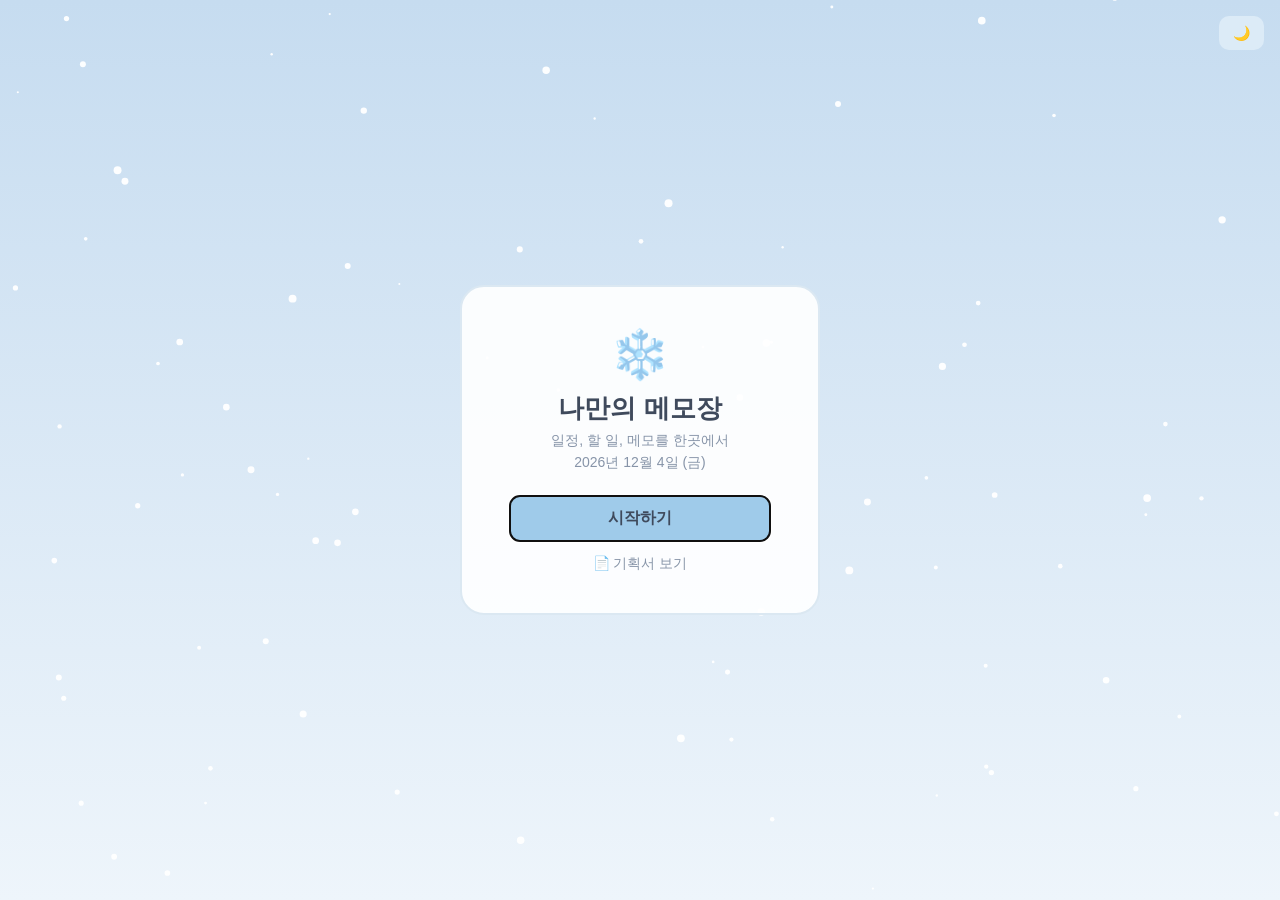
<file: memo.html>
<!DOCTYPE html>
<html lang="ko">
<head>
<meta charset="UTF-8">
<meta name="viewport" content="width=device-width, initial-scale=1">
<title>나만의 메모장</title>
<style>
  /* ===== 색 바꾸는 곳: 아래 값만 바꾸면 전체 분위기가 바뀝니다 ===== */
  :root {
    --bg: #e8f2fa;          /* 칸 안쪽 배경 (연한 얼음색) */
    --panel: #ffffff;       /* 카드 배경 */
    --main: #9fcbea;        /* 메인 색 (하늘) */
    --main-dark: #78b0d9;   /* 버튼 눌렀을 때 색 */
    --sub: #dcebf7;         /* 보조 색 (연하늘) */
    --mint: #d4f1e4;        /* 보조 색 (민트) */
    --lilac: #e6e3f7;       /* 보조 색 (연보라) */
    --text: #3f4a5c;        /* 글자색 */
    --muted: #8794a8;       /* 흐린 글자색 */
    --line: #dbe8f2;        /* 테두리 */
    --sky-top: #c6dcf0;     /* 겨울 하늘 위쪽 색 */
    --sky-bottom: #eef5fb;  /* 겨울 하늘 아래쪽 색 */
    --sel: #eaf4fc;         /* 선택된 메모 배경 */
    --ghost-hover: #b7dbf0; /* 보조 버튼에 마우스 올렸을 때 */
    --late: #ffd6d6;        /* 마감 지남 표시 */
    --header-bg: rgba(255,255,255,.9);
  }
  /* 다크 모드: 헤더의 🌙 버튼을 누르면 아래 색으로 바뀝니다 */
  :root[data-theme="dark"] {
    color-scheme: dark;
    --bg: #2a3446; --panel: #1f2937; --main: #4f7fa8; --main-dark: #6a9cc8;
    --sub: #33465c; --mint: #2f5a4a; --lilac: #3a3a5c; --text: #e4eaf2;
    --muted: #9aa7ba; --line: #364458; --sky-top: #0f1b2d; --sky-bottom: #1d2c44;
    --sel: #2e4560; --ghost-hover: #41597a; --late: #6b3a3a;
    --header-bg: rgba(31,41,55,.9);
  }
  * { box-sizing: border-box; }
  body {
    margin: 0; color: var(--text);
    background: linear-gradient(180deg, var(--sky-top) 0%, var(--sky-bottom) 100%) fixed;
    font-family: "Malgun Gothic", "Apple SD Gothic Neo", sans-serif;
  }
  header {
    display: flex; align-items: center; gap: 16px; flex-wrap: wrap;
    padding: 16px 24px; background: var(--panel); border-bottom: 2px solid var(--line);
  }
  header h1 { margin: 0; font-size: 20px; }
  nav { display: flex; gap: 8px; }
  nav button {
    border: none; padding: 8px 16px; border-radius: 999px; font-size: 14px;
    background: var(--lilac); color: var(--text); cursor: pointer;
  }
  nav button.active { background: var(--main); font-weight: bold; }
  nav button:disabled { opacity: .5; cursor: not-allowed; }

  .app { display: flex; gap: 16px; padding: 16px 24px; height: calc(100vh - 70px); }
  .list-panel, .editor-panel {
    background: var(--panel); border-radius: 16px; border: 2px solid var(--line);
    padding: 16px; display: flex; flex-direction: column;
  }
  .list-panel { width: 300px; flex-shrink: 0; }
  .editor-panel { flex: 1; min-width: 0; }

  .toolbar { display: flex; gap: 8px; margin-bottom: 12px; }
  input[type=text] {
    width: 100%; border: 2px solid var(--line); border-radius: 10px;
    padding: 9px 12px; font-size: 14px; color: var(--text); outline: none; background: var(--panel);
    font-family: inherit;
  }
  input[type=text]:focus, textarea:focus { border-color: var(--main); }
  .btn {
    border: none; background: var(--main); color: var(--text); border-radius: 10px;
    padding: 9px 14px; font-size: 14px; cursor: pointer; white-space: nowrap;
    font-family: inherit;
  }
  .btn:hover { background: var(--main-dark); }
  .btn.ghost { background: var(--sub); color: var(--text); }
  .btn.ghost:hover { background: var(--ghost-hover); }

  #memoList { overflow-y: auto; flex: 1; display: flex; flex-direction: column; gap: 8px; }
  .memo-item {
    padding: 10px 12px; border-radius: 12px; background: var(--bg);
    border: 2px solid transparent; cursor: pointer;
  }
  .memo-item:hover { border-color: var(--sub); }
  .memo-item.selected { border-color: var(--main); background: var(--sel); }
  .memo-item .t { font-weight: bold; font-size: 14px; white-space: nowrap; overflow: hidden; text-overflow: ellipsis; }
  .memo-item .p { font-size: 12px; color: var(--muted); margin-top: 4px; white-space: nowrap; overflow: hidden; text-overflow: ellipsis; }
  .memo-item .d { font-size: 11px; color: var(--muted); margin-top: 4px; }
  .empty { color: var(--muted); text-align: center; margin: auto; font-size: 14px; line-height: 1.7; }

  .editor-head { display: flex; gap: 8px; align-items: center; margin-bottom: 12px; }
  #titleInput { font-size: 18px; font-weight: bold; }
  #star { background: none; border: none; font-size: 24px; cursor: pointer; color: #d9d2e0; }
  #star.on { color: #f5b942; }
  textarea {
    flex: 1; width: 100%; resize: none; border: 2px solid var(--line); border-radius: 12px;
    padding: 14px; font-size: 15px; line-height: 1.7; color: var(--text); outline: none; background: var(--panel);
    font-family: inherit;
  }
  .editor-foot { display: flex; justify-content: space-between; align-items: center; margin-top: 10px; font-size: 12px; color: var(--muted); }

  [hidden] { display: none !important; }

  /* 눈 내리는 배경: 화면 맨 뒤에 깔리고, 클릭은 그대로 통과해요 */
  #snow { position: fixed; inset: 0; width: 100%; height: 100%; pointer-events: none; z-index: 0; }
  header, .app, .todo-view { position: relative; z-index: 1; }
  header { background: var(--header-bg); }

  /* ===== 할 일 화면 ===== */
  .todo-view { max-width: 720px; margin: 0 auto; padding: 16px 24px; }
  .todo-card { background: var(--panel); border-radius: 16px; border: 2px solid var(--line); padding: 16px; }
  .todo-add { display: flex; gap: 8px; flex-wrap: wrap; margin-bottom: 14px; }
  .todo-add input[type=text] { flex: 1; min-width: 180px; }
  input[type=date] {
    border: 2px solid var(--line); border-radius: 10px; padding: 8px 10px;
    font-size: 14px; color: var(--text); font-family: inherit; outline: none; background: var(--panel);
  }
  input[type=date]:focus { border-color: var(--main); }
  .todo-filters { display: flex; gap: 6px; align-items: center; margin-bottom: 10px; flex-wrap: wrap; }
  .todo-filters button {
    border: none; background: var(--lilac); color: var(--text); border-radius: 999px;
    padding: 6px 12px; font-size: 13px; cursor: pointer; font-family: inherit;
  }
  .todo-filters button.active { background: var(--mint); font-weight: bold; }
  #todoCount { margin-left: auto; font-size: 13px; color: var(--muted); }
  #todoList { display: flex; flex-direction: column; gap: 8px; }
  .todo-item {
    display: flex; align-items: center; gap: 10px; padding: 10px 12px;
    background: var(--bg); border-radius: 12px;
  }
  .todo-item input[type=checkbox] { width: 20px; height: 20px; accent-color: var(--main-dark); cursor: pointer; flex-shrink: 0; }
  .todo-item .txt { flex: 1; font-size: 15px; word-break: break-word; }
  .todo-item.done .txt { text-decoration: line-through; color: var(--muted); }
  .badge { font-size: 12px; padding: 3px 9px; border-radius: 999px; background: var(--sub); white-space: nowrap; }
  .badge.today { background: var(--mint); }
  .badge.late { background: var(--late); }
  .todo-item.done .badge { opacity: .5; }
  .todo-del { border: none; background: none; color: var(--muted); font-size: 18px; cursor: pointer; }
  .todo-del:hover { color: var(--main-dark); }

  /* ===== 오늘 화면 ===== */
  .today-view { position: relative; z-index: 1; max-width: 1000px; margin: 0 auto; padding: 16px 24px; }
  .today-view h2 { margin: 0 0 14px; font-size: 20px; }
  .today-grid { display: grid; grid-template-columns: repeat(3, 1fr); gap: 16px; align-items: start; }
  .today-grid h3 { margin: 0 0 12px; font-size: 16px; }
  .stack { display: flex; flex-direction: column; gap: 8px; }
  .tm-item { padding: 10px 12px; border-radius: 12px; background: var(--bg); cursor: pointer; border: 2px solid transparent; }
  .tm-item:hover { border-color: var(--sub); }
  .tm-item .t { font-weight: bold; font-size: 14px; white-space: nowrap; overflow: hidden; text-overflow: ellipsis; }
  .tm-item .p { font-size: 12px; color: var(--muted); margin-top: 4px; white-space: nowrap; overflow: hidden; text-overflow: ellipsis; }
  .side-sub { font-size: 12px; color: var(--muted); margin-top: 6px; }
  .cal-ev.todo { background: var(--mint); }
  @media (max-width: 720px) {
    .today-view { padding: 12px; }
    .today-grid { grid-template-columns: 1fr; }
  }

  /* ===== 캘린더 화면 ===== */
  input[type=time] {
    border: 2px solid var(--line); border-radius: 10px; padding: 8px 10px;
    font-size: 14px; color: var(--text); font-family: inherit; outline: none; background: var(--panel);
  }
  input[type=time]:focus { border-color: var(--main); }
  .cal-view { display: flex; gap: 16px; max-width: 1000px; margin: 0 auto; padding: 16px 24px; align-items: flex-start; }
  .cal-card { background: var(--panel); border-radius: 16px; border: 2px solid var(--line); padding: 16px; }
  .cal-card:first-child { flex: 1; min-width: 0; }
  .cal-side { width: 300px; flex-shrink: 0; }
  .cal-side h3 { margin: 0 0 12px; font-size: 16px; }
  .cal-head { display: flex; align-items: center; gap: 8px; margin-bottom: 12px; }
  .cal-head strong { flex: 1; text-align: center; font-size: 17px; }
  .cal-grid { display: grid; grid-template-columns: repeat(7, 1fr); gap: 4px; }
  .cal-dow { text-align: center; font-size: 12px; color: var(--muted); padding: 4px 0; }
  .cal-cell {
    min-height: 72px; border: 2px solid transparent; background: var(--bg); border-radius: 10px;
    padding: 4px 6px; text-align: left; cursor: pointer; font-family: inherit; color: var(--text);
    display: flex; flex-direction: column; gap: 2px; overflow: hidden;
  }
  .cal-cell:hover { border-color: var(--sub); }
  .cal-cell.sel { border-color: var(--main-dark); }
  .cal-cell.blank { background: transparent; border: none; cursor: default; }
  .cal-cell .num { font-size: 13px; align-self: flex-start; }
  .cal-cell.today .num { background: var(--main); border-radius: 999px; padding: 0 7px; font-weight: bold; }
  .cal-cell.sun .num { color: #d98a9a; }
  .cal-cell.sat .num { color: #6a9fd0; }
  .cal-ev { font-size: 11px; background: var(--sub); border-radius: 6px; padding: 1px 5px; white-space: nowrap; overflow: hidden; text-overflow: ellipsis; }
  .cal-more { font-size: 11px; color: var(--muted); }
  .cal-dot { display: none; width: 6px; height: 6px; border-radius: 50%; background: var(--main-dark); }
  @media (max-width: 720px) {
    .cal-view { flex-direction: column; padding: 12px; }
    .cal-side { width: 100%; }
    .cal-cell { min-height: 48px; }
    .cal-ev, .cal-more { display: none; }
    .cal-dot.has { display: block; }
  }

  @media (max-width: 720px) {
    .app { flex-direction: column; height: auto; }
    .list-panel { width: 100%; max-height: 260px; }
    .editor-panel { min-height: 420px; }
  }

  /* ===== 1-5 추가 기능 ===== */
  select {
    border: 2px solid var(--line); border-radius: 10px; padding: 8px 10px; font-size: 14px;
    color: var(--text); background: var(--panel); font-family: inherit; outline: none;
  }
  select:focus { border-color: var(--main); }
  .editor-meta { display: flex; gap: 8px; align-items: center; flex-wrap: wrap; margin-bottom: 12px; font-size: 13px; color: var(--muted); }
  .tagbar { display: flex; gap: 6px; flex-wrap: wrap; margin-bottom: 10px; }
  .tagbar button {
    border: none; background: var(--lilac); color: var(--text); border-radius: 999px;
    padding: 4px 10px; font-size: 12px; cursor: pointer; font-family: inherit;
  }
  .tagbar button.active { background: var(--mint); font-weight: bold; }
  .list-foot { margin-top: 10px; }
  .list-foot .btn { width: 100%; }
  .inline-edit { flex: 1; min-width: 0; padding: 4px 8px !important; font-size: 15px !important; }
  .edit-btn { border: none; background: none; color: var(--muted); font-size: 15px; cursor: pointer; }
  .edit-btn:hover { color: var(--main-dark); }
  .badge.none { background: transparent; color: var(--muted); border: 1px dashed var(--line); cursor: pointer; }
  .badge.clickable { cursor: pointer; }
  .cal-ev.memo { background: var(--lilac); }
  .todo-filters input[type=text] { width: 150px; padding: 5px 10px; font-size: 13px; }
  .tm-item.in-side { margin-bottom: 0; }
  nav button { white-space: nowrap; }

  /* ===== 시작 화면 ===== */
  .intro { display: none; position: relative; z-index: 1; min-height: 100vh; align-items: center; justify-content: center; padding: 16px; }
  body.intro-on .intro { display: flex; }
  body.intro-on header, body.intro-on main { display: none; }   /* 시작하기 전에는 메모장을 숨겨요 */
  .intro-card {
    background: var(--header-bg); border: 2px solid var(--line); border-radius: 24px;
    padding: 40px 48px; text-align: center; max-width: 360px; width: 100%;
  }
  .intro-theme { position: absolute; top: 16px; right: 16px; }
  .intro-icon { font-size: 48px; }
  .intro-card h1 { margin: 8px 0 6px; font-size: 26px; }
  .intro-card p { margin: 0; color: var(--muted); font-size: 14px; }
  .intro-card .intro-date { margin-top: 4px; }
  .intro-card .btn { margin-top: 24px; width: 100%; font-size: 16px; padding: 12px 0; font-weight: bold; }
  .intro-link { display: block; margin-top: 14px; font-size: 14px; color: var(--muted); text-decoration: none; }
  .intro-link:hover { color: var(--text); text-decoration: underline; }
  @media (max-width: 720px) {
    header { padding: 12px; gap: 10px; }
    nav { order: 3; width: 100%; }
    nav button { flex: 1; padding: 8px 6px; }
    .todo-view { padding: 12px; }
    .todo-filters input[type=text] { width: 100%; order: 5; }
    .todo-item { flex-wrap: wrap; }
  }
</style>
</head>
<body class="intro-on">
<canvas id="snow"></canvas>

<!-- 시작 화면: "시작하기"를 눌러야 메모장이 나타나요 -->
<section class="intro" id="intro">
  <button class="btn ghost theme-btn intro-theme" title="다크 모드 켜기/끄기">🌙</button>
  <div class="intro-card">
    <div class="intro-icon">❄️</div>
    <h1>나만의 메모장</h1>
    <p>일정, 할 일, 메모를 한곳에서</p>
    <p class="intro-date" id="introDate"></p>
    <button class="btn" id="startBtn">시작하기</button>
    <a class="intro-link" href="PRD.html">📄 기획서 보기</a>
  </div>
</section>

<header>
  <h1>❄️ 나만의 메모장</h1>
  <nav>
    <button class="active" data-tab="today">오늘</button>
    <button data-tab="memo">메모</button>
    <button data-tab="todo">할 일</button>
    <button data-tab="calendar">캘린더</button>
  </nav>
  <button class="btn ghost" id="homeBtn" title="시작하기 화면으로 돌아가기 (쓰던 내용은 그대로 저장돼 있어요)">← 시작 화면</button>
  <button class="btn ghost theme-btn" style="margin-left:auto" title="다크 모드 켜기/끄기">🌙</button>
</header>

<!-- 오늘 화면 (첫 화면) -->
<main class="today-view" id="todayView">
  <h2 id="todayTitle"></h2>
  <div class="today-grid">
    <section class="cal-card"><h3>📅 오늘 일정</h3><div class="stack" id="tdEvents"></div></section>
    <section class="cal-card"><h3>✅ 오늘 할 일</h3><div class="stack" id="tdTodos"></div></section>
    <section class="cal-card"><h3>📝 최근 메모</h3><div class="stack" id="tdMemos"></div></section>
  </div>
</main>

<main class="app" id="memoView" hidden>
  <!-- 왼쪽: 메모 목록 -->
  <section class="list-panel">
    <div class="toolbar">
      <input type="text" id="search" placeholder="메모 검색">
      <button class="btn" id="newBtn">+ 새 메모</button>
    </div>
    <div class="tagbar" id="tagBar"></div>
    <div id="memoList"></div>
    <div class="list-foot"><button class="btn ghost" id="exportBtn" title="모든 메모를 텍스트 파일로 저장">⬇ 메모 내보내기</button></div>
  </section>

  <!-- 오른쪽: 메모 쓰는 곳 -->
  <section class="editor-panel" id="editorPanel">
    <div class="editor-head">
      <input type="text" id="titleInput" placeholder="제목">
      <button id="star" title="중요 표시">★</button>
    </div>
    <div class="editor-meta">
      <label for="memoDate">📅 날짜</label>
      <input type="date" id="memoDate" title="날짜를 정하면 그날 캘린더에서 열어볼 수 있어요">
      <label for="memoTag">🏷 태그</label>
      <select id="memoTag"></select>
    </div>
    <textarea id="contentInput" placeholder="여기에 내용을 적어보세요. 쓰는 대로 자동 저장돼요."></textarea>
    <div class="editor-foot">
      <span id="status">자동 저장됨</span>
      <button class="btn ghost" id="delBtn">삭제</button>
    </div>
  </section>
</main>

<!-- 할 일 화면 -->
<main class="todo-view" id="todoView" hidden>
  <section class="todo-card">
    <div class="todo-add">
      <input type="text" id="todoInput" placeholder="할 일을 적고 Enter 또는 추가 버튼" maxlength="200">
      <input type="date" id="todoDue" title="마감 날짜 (선택)">
      <button class="btn" id="todoAddBtn">추가</button>
    </div>
    <div class="todo-filters">
      <button class="active" data-filter="all">전체</button>
      <button data-filter="active">진행 중</button>
      <button data-filter="done">완료</button>
      <input type="text" id="todoSearch" placeholder="할 일 검색">
      <span id="todoCount"></span>
    </div>
    <div id="todoList"></div>
  </section>
</main>

<!-- 캘린더 화면 -->
<main class="cal-view" id="calView" hidden>
  <section class="cal-card">
    <div class="cal-head">
      <button class="btn ghost" id="calPrev" title="이전 달">◀</button>
      <strong id="calTitle"></strong>
      <button class="btn ghost" id="calNext" title="다음 달">▶</button>
      <button class="btn" id="calToday">오늘</button>
    </div>
    <div class="cal-grid" id="calGrid"></div>
  </section>
  <section class="cal-card cal-side">
    <h3 id="dayTitle"></h3>
    <div class="todo-add">
      <input type="text" id="evInput" placeholder="일정 제목" maxlength="100">
      <input type="time" id="evTime" title="시간 (선택)">
      <button class="btn" id="evAddBtn">추가</button>
    </div>
    <div id="evList"></div>
  </section>
</main>

<script>
  // ===== 1. 저장소: 브라우저 안에 메모를 보관합니다 =====
  const KEY = "memo-app-v1";            // 저장할 때 쓰는 이름표
  let memos = [];                        // 메모들이 담긴 목록
  let currentId = null;                  // 지금 보고 있는 메모의 번호
  const TAGS = ["공부", "취업", "개인"];  // 태그 목록 (여기에 글자를 추가하면 태그가 늘어나요)
  let tagFilter = "";                    // 목록에서 보고 있는 태그 ("" = 전체)

  function load() {
    try { memos = JSON.parse(localStorage.getItem(KEY)) || []; }
    catch (e) { memos = []; }
  }
  function save() {
    try { localStorage.setItem(KEY, JSON.stringify(memos)); }
    catch (e) { document.getElementById("status").textContent = "저장 실패 (브라우저 설정 확인)"; }
  }

  // ===== 2. 화면에 보여주기 =====
  const $list = document.getElementById("memoList");
  const $title = document.getElementById("titleInput");
  const $content = document.getElementById("contentInput");
  const $star = document.getElementById("star");
  const $status = document.getElementById("status");
  const $search = document.getElementById("search");
  const $mDate = document.getElementById("memoDate");
  const $mTag = document.getElementById("memoTag");
  // 태그 선택 상자 채우기: "태그 없음" + TAGS
  [["", "태그 없음"]].concat(TAGS.map(t => [t, t])).forEach(([v, label]) => {
    const o = document.createElement("option"); o.value = v; o.textContent = label; $mTag.appendChild(o);
  });

  function fmt(ts) {
    const d = new Date(ts);
    return `${d.getFullYear()}.${d.getMonth()+1}.${d.getDate()} ${String(d.getHours()).padStart(2,"0")}:${String(d.getMinutes()).padStart(2,"0")}`;
  }

  function renderList() {
    const q = $search.value.trim().toLowerCase();
    // 중요 표시한 메모를 위로, 그다음 최근 수정 순
    const shown = memos
      .filter(m => (m.title + m.content).toLowerCase().includes(q) && (!tagFilter || m.tag === tagFilter))
      .sort((a, b) => (b.star - a.star) || (b.updated - a.updated));
    $list.innerHTML = "";
    if (shown.length === 0) {
      $list.innerHTML = `<div class="empty">${q ? "검색 결과가 없어요" : "아직 메모가 없어요.<br>‘+ 새 메모’를 눌러보세요 ☃️"}</div>`;
      return;
    }
    shown.forEach(m => {
      const el = document.createElement("div");
      el.className = "memo-item" + (m.id === currentId ? " selected" : "");
      const t = document.createElement("div"); t.className = "t";
      t.textContent = (m.star ? "★ " : "") + (m.title || "제목 없음");
      const p = document.createElement("div"); p.className = "p";
      p.textContent = m.content || "내용 없음";
      const d = document.createElement("div"); d.className = "d";
      d.textContent = fmt(m.updated) + (m.tag ? " · #" + m.tag : "") + (m.date ? " · 📅 " + m.date : "");
      el.append(t, p, d);
      el.onclick = () => select(m.id);
      $list.appendChild(el);
    });
  }

  function renderEditor() {
    const m = memos.find(x => x.id === currentId);
    const has = !!m;
    $title.disabled = $content.disabled = !has;
    $title.value = has ? m.title : "";
    $content.value = has ? m.content : "";
    $star.classList.toggle("on", has && !!m.star);
    $mDate.disabled = $mTag.disabled = !has;
    $mDate.value = has ? (m.date || "") : "";
    $mTag.value = has ? (m.tag || "") : "";
    $status.textContent = has ? "자동 저장됨" : "메모를 고르거나 새로 만들어보세요";
  }

  function select(id) { currentId = id; renderList(); renderEditor(); }

  // ===== 3. 새 메모 / 수정 / 삭제 =====
  document.getElementById("newBtn").onclick = () => {
    const m = { id: Date.now(), title: "", content: "", star: false, date: "", tag: "", updated: Date.now() };
    memos.push(m); save();
    $search.value = "";
    select(m.id);
    $title.focus();
  };

  function onEdit() {
    const m = memos.find(x => x.id === currentId);
    if (!m) return;
    m.title = $title.value;
    m.content = $content.value;
    m.date = $mDate.value;
    m.tag = $mTag.value;
    m.updated = Date.now();
    save();
    $status.textContent = "자동 저장됨";
    renderList();
  }
  $title.addEventListener("input", onEdit);
  $content.addEventListener("input", onEdit);
  $mDate.addEventListener("change", onEdit);
  $mTag.addEventListener("change", onEdit);

  $star.onclick = () => {
    const m = memos.find(x => x.id === currentId);
    if (!m) return;
    m.star = !m.star; save();
    $star.classList.toggle("on", m.star);
    renderList();
  };

  document.getElementById("delBtn").onclick = () => {
    const m = memos.find(x => x.id === currentId);
    if (!m) return;
    if (!confirm("이 메모를 삭제할까요? 삭제하면 되돌릴 수 없어요.")) return;
    memos = memos.filter(x => x.id !== currentId);
    save();
    currentId = memos.length ? memos[0].id : null;
    renderList(); renderEditor();
  };

  $search.addEventListener("input", renderList);

  // 목록 위 태그 필터 버튼 ("전체" + 태그들)
  function renderTagBar() {
    const $bar = document.getElementById("tagBar");
    $bar.innerHTML = "";
    [["", "전체"]].concat(TAGS.map(t => [t, "#" + t])).forEach(([v, label]) => {
      const b = document.createElement("button");
      b.textContent = label;
      b.className = tagFilter === v ? "active" : "";
      b.onclick = () => { tagFilter = v; renderTagBar(); renderList(); };
      $bar.appendChild(b);
    });
  }

  // 메모를 다른 탭에서 열 때: 검색/태그 필터를 풀어서 목록에 보이게 해요
  function openMemo(id) {
    showTab("memo");
    $search.value = ""; tagFilter = ""; renderTagBar();
    select(id);
  }

  // 내보내기: 모든 메모를 텍스트 파일(.txt)로 내려받기 (서버 없이 브라우저에서 만들어요)
  document.getElementById("exportBtn").onclick = () => {
    if (!memos.length) { alert("내보낼 메모가 없어요."); return; }
    const text = memos.slice().sort((a, b) => b.updated - a.updated).map(m =>
      ["# " + (m.title || "제목 없음"),
       "태그: " + (m.tag || "없음") + " / 날짜: " + (m.date || "없음") + " / 수정: " + fmt(m.updated),
       "", m.content, "", "----------"].join("\n")
    ).join("\n\n");
    const blob = new Blob(["﻿" + text], { type: "text/plain;charset=utf-8" });
    const a = document.createElement("a");
    a.href = URL.createObjectURL(blob);
    a.download = "memos-" + todayStr() + ".txt";
    document.body.appendChild(a); a.click(); a.remove();
    setTimeout(() => URL.revokeObjectURL(a.href), 1000);
  };

  // 다크 모드: 선택을 브라우저에 기억해요. 처음엔 컴퓨터의 다크 모드 설정을 따라가요
  const $themeBtns = document.querySelectorAll(".theme-btn");   // 시작 화면과 메모장의 버튼 둘 다
  let theme = null;
  try { theme = localStorage.getItem("theme-v1"); } catch (e) {}
  if (theme !== "dark" && theme !== "light") theme = window.matchMedia("(prefers-color-scheme: dark)").matches ? "dark" : "light";
  function applyTheme() {
    document.documentElement.dataset.theme = theme;
    $themeBtns.forEach(b => { b.textContent = theme === "dark" ? "☀️" : "🌙"; });
  }
  $themeBtns.forEach(b => {
    b.onclick = () => {
      theme = theme === "dark" ? "light" : "dark";
      applyTheme();
      try { localStorage.setItem("theme-v1", theme); } catch (e) {}
    };
  });
  applyTheme();

  // ===== 제자리 수정: 글자/날짜/시간을 눌러서 바로 고치는 공통 도구 =====
  // 돌려주는 함수를 실행하면 el이 입력칸으로 바뀌어요.
  // 글자: Enter=저장, Esc=취소 / 날짜·시간: 고르면 저장. onSave에는 새 값(취소면 null)이 들어와요.
  function editField(el, type, current, onSave) {
    return () => {
      const inp = document.createElement("input");
      inp.type = type; inp.value = current || "";
      if (type === "text") { inp.maxLength = 200; inp.className = "inline-edit"; }
      let finished = false;
      const done = ok => { if (finished) return; finished = true; onSave(ok ? inp.value.trim() : null); };
      inp.addEventListener("keydown", e => { if (e.key === "Enter") done(true); else if (e.key === "Escape") done(false); });
      inp.addEventListener("blur", () => done(true));
      if (type !== "text") inp.addEventListener("change", () => done(true));
      el.replaceWith(inp); inp.focus();
      if (type === "text") inp.select();
    };
  }

  // ===== 할 일(TO DO) =====
  const TKEY = "todo-app-v1";            // 할 일 저장 이름표 (메모와 따로 보관)
  let todos = [];                         // 할 일 목록
  let filter = "all";                     // 보기 방식: all / active / done

  function loadTodos() {
    try { todos = JSON.parse(localStorage.getItem(TKEY)) || []; }
    catch (e) { todos = []; }
  }
  function saveTodos() {
    try { localStorage.setItem(TKEY, JSON.stringify(todos)); } catch (e) {}
  }
  // 오늘 날짜를 "2026-11-26" 모양 글자로 만들기
  function todayStr() {
    const d = new Date();
    return d.getFullYear() + "-" + String(d.getMonth() + 1).padStart(2, "0") + "-" + String(d.getDate()).padStart(2, "0");
  }

  const $todoList = document.getElementById("todoList");
  const $todoInput = document.getElementById("todoInput");
  const $todoDue = document.getElementById("todoDue");
  const $todoSearch = document.getElementById("todoSearch");
  $todoSearch.addEventListener("input", () => renderTodos());

  function renderTodos() {
    const t = todayStr();
    const left = todos.filter(x => !x.done).length;
    document.getElementById("todoCount").textContent = `남은 일 ${left}개 / 전체 ${todos.length}개`;

    // 안 끝난 일 먼저 → 마감 빠른 순 → 마감 없는 일은 맨 뒤
    const shown = todos
      .filter(x => filter === "all" || (filter === "done" ? x.done : !x.done))
      .filter(x => x.text.toLowerCase().includes($todoSearch.value.trim().toLowerCase()))
      .sort((a, b) => (a.done - b.done) || ((a.due || "9999") > (b.due || "9999") ? 1 : (a.due || "9999") < (b.due || "9999") ? -1 : a.id - b.id));

    $todoList.innerHTML = "";
    if (shown.length === 0) {
      $todoList.innerHTML = `<div class="empty" style="padding:24px 0">${todos.length ? "해당하는 할 일이 없어요" : "아직 할 일이 없어요.<br>위 칸에 적어서 추가해 보세요 ☃️"}</div>`;
      return;
    }
    shown.forEach(x => {
      const row = document.createElement("div");
      row.className = "todo-item" + (x.done ? " done" : "");

      const cb = document.createElement("input");
      cb.type = "checkbox"; cb.checked = x.done;
      cb.onchange = () => { x.done = cb.checked; saveTodos(); renderTodos(); };

      const txt = document.createElement("span");
      txt.className = "txt"; txt.textContent = x.text;
      const startText = editField(txt, "text", x.text, v => { if (v) x.text = v; saveTodos(); renderTodos(); });
      txt.ondblclick = startText; txt.title = "더블클릭해서 수정";

      row.append(cb, txt);

      // 마감일 뱃지: 눌러서 마감일을 바꾸거나 새로 정할 수 있어요
      const b = document.createElement("span");
      b.className = "badge clickable"; b.title = "눌러서 마감일 수정";
      if (x.due) {
        const [y, m, d] = x.due.split("-");
        b.textContent = `${Number(m)}/${Number(d)}`;
        if (!x.done && x.due < t) { b.className += " late"; b.textContent += " 지남"; }
        else if (x.due === t) { b.className += " today"; b.textContent = "오늘"; }
      } else { b.className = "badge none"; b.textContent = "마감 없음"; }
      b.onclick = editField(b, "date", x.due, v => { if (v !== null) x.due = v; saveTodos(); renderTodos(); });
      row.appendChild(b);

      const ed = document.createElement("button");
      ed.className = "edit-btn"; ed.textContent = "✎"; ed.title = "내용 수정"; ed.onclick = startText;
      row.appendChild(ed);

      const del = document.createElement("button");
      del.className = "todo-del"; del.textContent = "✕"; del.title = "삭제";
      del.onclick = () => {
        todos = todos.filter(y => y.id !== x.id);
        saveTodos(); renderTodos();
      };
      row.appendChild(del);
      $todoList.appendChild(row);
    });
  }

  function addTodo() {
    const text = $todoInput.value.trim();
    if (!text) { $todoInput.focus(); return; }
    todos.push({ id: Date.now(), text: text, due: $todoDue.value || "", done: false });
    saveTodos();
    $todoInput.value = ""; $todoDue.value = "";
    $todoInput.focus();
    renderTodos();
  }
  document.getElementById("todoAddBtn").onclick = addTodo;
  $todoInput.addEventListener("keydown", e => { if (e.key === "Enter") addTodo(); });

  document.querySelectorAll("[data-filter]").forEach(btn => {
    btn.onclick = () => {
      filter = btn.dataset.filter;
      document.querySelectorAll("[data-filter]").forEach(b => b.classList.toggle("active", b === btn));
      renderTodos();
    };
  });

  // ===== 캘린더 =====
  const CKEY = "cal-app-v1";              // 일정 저장 이름표 (메모, 할 일과 따로 보관)
  let events = [];                         // 일정 목록: { id, date, time, title }
  const nowDate = new Date();
  let viewY = nowDate.getFullYear();       // 지금 보고 있는 연도
  let viewM = nowDate.getMonth();          // 지금 보고 있는 달 (0 = 1월, 11 = 12월)
  let selDate = todayStr();                // 선택한 날짜 ("2026-11-26" 모양)
  const DOW = ["일", "월", "화", "수", "목", "금", "토"];

  function loadEvents() {
    try { events = JSON.parse(localStorage.getItem(CKEY)) || []; }
    catch (e) { events = []; }
  }
  function saveEvents() {
    try { localStorage.setItem(CKEY, JSON.stringify(events)); } catch (e) {}
  }
  function ymd(y, m, d) {
    return y + "-" + String(m + 1).padStart(2, "0") + "-" + String(d).padStart(2, "0");
  }
  // 그날의 일정을 시간 순으로 (시간이 없는 일정은 맨 위)
  function eventsOf(date) {
    return events.filter(e => e.date === date).sort((a, b) => (a.time || "").localeCompare(b.time || "") || a.id - b.id);
  }

  // 그날이 마감인 할 일 (all=true면 완료한 것도 포함)
  function todosOf(date, all) {
    return todos.filter(x => x.due === date && (all || !x.done));
  }

  // 그날로 날짜를 붙인 메모
  function memosOf(date) {
    return memos.filter(m => m.date === date).sort((a, b) => b.updated - a.updated);
  }

  const $calGrid = document.getElementById("calGrid");
  const $evList = document.getElementById("evList");
  const $evInput = document.getElementById("evInput");
  const $evTime = document.getElementById("evTime");

  function renderCalendar() {
    document.getElementById("calTitle").textContent = `${viewY}년 ${viewM + 1}월`;
    $calGrid.innerHTML = "";
    DOW.forEach(n => {
      const h = document.createElement("div");
      h.className = "cal-dow"; h.textContent = n;
      $calGrid.appendChild(h);
    });

    const firstDow = new Date(viewY, viewM, 1).getDay();       // 1일이 무슨 요일인지
    const lastDay = new Date(viewY, viewM + 1, 0).getDate();   // 그 달의 마지막 날짜
    const t = todayStr();

    for (let i = 0; i < firstDow; i++) {                       // 앞쪽 빈칸
      const b = document.createElement("div");
      b.className = "cal-cell blank";
      $calGrid.appendChild(b);
    }
    for (let d = 1; d <= lastDay; d++) {
      const date = ymd(viewY, viewM, d);
      const dow = new Date(viewY, viewM, d).getDay();
      const cell = document.createElement("button");
      cell.className = "cal-cell" + (date === t ? " today" : "") + (date === selDate ? " sel" : "")
        + (dow === 0 ? " sun" : dow === 6 ? " sat" : "");
      const num = document.createElement("span");
      num.className = "num"; num.textContent = d;
      cell.appendChild(num);

      // 일정과 "마감인 할 일(아직 안 끝난 것)"을 한 줄로 합쳐서 보여줘요
      const items = eventsOf(date).map(e => ({ t: e.title, todo: false }))
        .concat(todosOf(date, false).map(x => ({ t: "☐ " + x.text, todo: true })))
        .concat(memosOf(date).map(m => ({ t: "📝 " + (m.title || "제목 없음"), todo: false, memo: true })));
      items.slice(0, 2).forEach(it => {
        const chip = document.createElement("span");
        chip.className = "cal-ev" + (it.todo ? " todo" : "") + (it.memo ? " memo" : ""); chip.textContent = it.t;
        cell.appendChild(chip);
      });
      if (items.length > 2) {
        const more = document.createElement("span");
        more.className = "cal-more"; more.textContent = `+${items.length - 2}개`;
        cell.appendChild(more);
      }
      const dot = document.createElement("span");              // 좁은 화면에서는 점으로만 표시
      dot.className = "cal-dot" + (items.length ? " has" : "");
      cell.appendChild(dot);

      cell.onclick = () => { selDate = date; renderCalendar(); };
      $calGrid.appendChild(cell);
    }
    renderDay();
  }

  // 오른쪽: 선택한 날짜의 일정 목록
  function renderDay() {
    const [y, m, d] = selDate.split("-").map(Number);
    document.getElementById("dayTitle").textContent = `${m}월 ${d}일 (${DOW[new Date(y, m - 1, d).getDay()]})`;
    const list = eventsOf(selDate);
    const dues = todosOf(selDate, true);
    const mms = memosOf(selDate);
    $evList.innerHTML = "";
    if (list.length === 0 && dues.length === 0 && mms.length === 0) {
      $evList.innerHTML = `<div class="empty" style="padding:18px 0">이 날은 일정이 없어요 ☃️</div>`;
      return;
    }
    $evList.style.cssText = "display:flex;flex-direction:column;gap:8px";
    list.forEach(ev => {
      const row = document.createElement("div");
      row.className = "todo-item";
      const txt = document.createElement("span");
      txt.className = "txt"; txt.textContent = ev.title;
      const startTitle = editField(txt, "text", ev.title, v => { if (v) ev.title = v; saveEvents(); renderCalendar(); });
      txt.ondblclick = startTitle; txt.title = "더블클릭해서 수정";
      row.appendChild(txt);
      const b = document.createElement("span");
      b.title = "눌러서 시간 수정";
      if (ev.time) { b.className = "badge clickable"; b.textContent = ev.time; }
      else { b.className = "badge none"; b.textContent = "시간 없음"; }
      b.onclick = editField(b, "time", ev.time, v => { if (v !== null) ev.time = v; saveEvents(); renderCalendar(); });
      row.appendChild(b);
      const ed = document.createElement("button");
      ed.className = "edit-btn"; ed.textContent = "✎"; ed.title = "제목 수정"; ed.onclick = startTitle;
      row.appendChild(ed);
      const del = document.createElement("button");
      del.className = "todo-del"; del.textContent = "✕"; del.title = "삭제";
      del.onclick = () => {
        events = events.filter(x => x.id !== ev.id);
        saveEvents(); renderCalendar();
      };
      row.appendChild(del);
      $evList.appendChild(row);
    });
    // 그날 마감인 할 일도 여기서 바로 체크할 수 있어요
    if (dues.length) {
      const sub = document.createElement("div");
      sub.className = "side-sub"; sub.textContent = "마감인 할 일";
      $evList.appendChild(sub);
      dues.forEach(x => {
        const row = document.createElement("div");
        row.className = "todo-item" + (x.done ? " done" : "");
        const cb = document.createElement("input");
        cb.type = "checkbox"; cb.checked = x.done;
        cb.onchange = () => { x.done = cb.checked; saveTodos(); renderCalendar(); };
        const txt = document.createElement("span");
        txt.className = "txt"; txt.textContent = x.text;
        row.append(cb, txt);
        $evList.appendChild(row);
      });
    }
    // 이 날짜를 붙인 메모: 누르면 메모 탭에서 열려요
    if (mms.length) {
      const sub = document.createElement("div");
      sub.className = "side-sub"; sub.textContent = "이 날의 메모";
      $evList.appendChild(sub);
      mms.forEach(m => {
        const el = document.createElement("div"); el.className = "tm-item in-side";
        const tt = document.createElement("div"); tt.className = "t"; tt.textContent = m.title || "제목 없음";
        const pp = document.createElement("div"); pp.className = "p"; pp.textContent = m.content || "내용 없음";
        el.append(tt, pp);
        el.onclick = () => openMemo(m.id);
        $evList.appendChild(el);
      });
    }
  }

  function addEvent() {
    const title = $evInput.value.trim();
    if (!title) { $evInput.focus(); return; }
    events.push({ id: Date.now(), date: selDate, time: $evTime.value || "", title: title });
    saveEvents();
    $evInput.value = ""; $evTime.value = "";
    $evInput.focus();
    renderCalendar();
  }
  document.getElementById("evAddBtn").onclick = addEvent;
  $evInput.addEventListener("keydown", e => { if (e.key === "Enter") addEvent(); });

  document.getElementById("calPrev").onclick = () => {
    viewM--; if (viewM < 0) { viewM = 11; viewY--; }
    renderCalendar();
  };
  document.getElementById("calNext").onclick = () => {
    viewM++; if (viewM > 11) { viewM = 0; viewY++; }
    renderCalendar();
  };
  document.getElementById("calToday").onclick = () => {
    const n = new Date();
    viewY = n.getFullYear(); viewM = n.getMonth(); selDate = todayStr();
    renderCalendar();
  };

  // ===== 오늘 화면: 세 기능을 한곳에 모아 보여줘요 =====
  function renderToday() {
    const n = new Date(), t = todayStr();
    document.getElementById("todayTitle").textContent = `${n.getMonth() + 1}월 ${n.getDate()}일 (${DOW[n.getDay()]}) 오늘의 화면 ❄️`;
    const msg = s => `<div class="empty" style="padding:16px 0">${s}</div>`;

    // 오늘 일정
    const $e = document.getElementById("tdEvents"); $e.innerHTML = "";
    const evs = eventsOf(t);
    if (!evs.length) $e.innerHTML = msg("오늘 일정이 없어요");
    evs.forEach(ev => {
      const row = document.createElement("div"); row.className = "todo-item";
      const txt = document.createElement("span"); txt.className = "txt"; txt.textContent = ev.title;
      row.appendChild(txt);
      if (ev.time) { const b = document.createElement("span"); b.className = "badge"; b.textContent = ev.time; row.appendChild(b); }
      $e.appendChild(row);
    });

    // 오늘 할 일: 오늘 마감이거나 마감이 지났는데 아직 안 끝낸 일
    const $t = document.getElementById("tdTodos"); $t.innerHTML = "";
    const due = todos.filter(x => !x.done && x.due && x.due <= t).sort((a, b) => a.due.localeCompare(b.due));
    if (!due.length) $t.innerHTML = msg(`오늘 마감인 할 일이 없어요<br>(남은 일 ${todos.filter(x => !x.done).length}개)`);
    due.forEach(x => {
      const row = document.createElement("div"); row.className = "todo-item";
      const cb = document.createElement("input"); cb.type = "checkbox";
      cb.onchange = () => { x.done = true; saveTodos(); renderToday(); };
      const txt = document.createElement("span"); txt.className = "txt"; txt.textContent = x.text;
      row.append(cb, txt);
      if (x.due < t) { const b = document.createElement("span"); b.className = "badge late"; b.textContent = "지남"; row.appendChild(b); }
      $t.appendChild(row);
    });

    // 최근 메모 3개 (누르면 그 메모가 열려요)
    const $m = document.getElementById("tdMemos"); $m.innerHTML = "";
    const recent = memos.slice().sort((a, b) => b.updated - a.updated).slice(0, 3);
    if (!recent.length) $m.innerHTML = msg("아직 메모가 없어요");
    recent.forEach(m => {
      const el = document.createElement("div"); el.className = "tm-item";
      const tt = document.createElement("div"); tt.className = "t"; tt.textContent = m.title || "제목 없음";
      const pp = document.createElement("div"); pp.className = "p"; pp.textContent = m.content || "내용 없음";
      el.append(tt, pp);
      el.onclick = () => { showTab("memo"); select(m.id); };
      $m.appendChild(el);
    });
  }

  // ===== 탭 바꾸기 (오늘 / 메모 / 할 일 / 캘린더) =====
  let currentTab = "today";            // 지금 보고 있는 탭 (시작 화면에 갔다 와도 같은 탭으로 돌아와요)
  function showTab(tab) {
    currentTab = tab;
    document.querySelectorAll("[data-tab]").forEach(b => b.classList.toggle("active", b.dataset.tab === tab));
    document.getElementById("todayView").hidden = tab !== "today";
    document.getElementById("memoView").hidden = tab !== "memo";
    document.getElementById("todoView").hidden = tab !== "todo";
    document.getElementById("calView").hidden = tab !== "calendar";
    if (tab === "today") renderToday();
    if (tab === "todo") renderTodos();
    if (tab === "calendar") renderCalendar();
  }
  document.querySelectorAll("[data-tab]").forEach(btn => {
    btn.onclick = () => showTab(btn.dataset.tab);
  });

  // ===== 눈 내리는 배경 =====
  const SNOW_COUNT = 90;   // 눈송이 개수 (늘리면 더 펑펑 내려요)
  const SNOW_SPEED = 1;    // 떨어지는 속도 (0.5 = 느리게, 2 = 빠르게)
  (function () {
    const cv = document.getElementById("snow");
    const ctx = cv.getContext("2d");
    // 컴퓨터에서 "동작 줄이기"를 켜 둔 사람에게는 눈을 내리지 않아요
    if (!ctx || window.matchMedia("(prefers-reduced-motion: reduce)").matches) return;
    let w, h;
    const flakes = [];
    function resize() { w = cv.width = window.innerWidth; h = cv.height = window.innerHeight; }
    // 눈송이 하나: 위치(x,y), 크기(r), 속도(v), 흔들림(s)
    function make(anywhere) {
      return { x: Math.random() * w, y: anywhere ? Math.random() * h : -10,
               r: Math.random() * 3 + 1, v: Math.random() * 0.8 + 0.4, s: Math.random() * Math.PI * 2 };
    }
    resize();
    for (let i = 0; i < SNOW_COUNT; i++) flakes.push(make(true));
    window.addEventListener("resize", resize);
    function tick() {
      ctx.clearRect(0, 0, w, h);
      ctx.fillStyle = "rgba(255,255,255,0.95)";
      for (let i = 0; i < flakes.length; i++) {
        const f = flakes[i];
        f.s += 0.01;
        f.y += f.v * SNOW_SPEED * (0.5 + f.r / 3);   // 큰 눈송이일수록 조금 더 빨리
        f.x += Math.sin(f.s) * 0.4;                   // 좌우로 살랑살랑
        if (f.y > h + 5) { flakes[i] = make(false); continue; }
        ctx.beginPath(); ctx.arc(f.x, f.y, f.r, 0, Math.PI * 2); ctx.fill();
      }
      requestAnimationFrame(tick);
    }
    tick();
  })();

  // ===== 4. 시작할 때 실행 =====
  loadTodos();
  loadEvents();
  load();
  renderTagBar();
  currentId = memos.length ? memos[0].id : null;
  renderList();
  renderEditor();
  renderToday();

  // 시작 화면: 오늘 날짜를 보여주고, 버튼을 누르면 메모장이 나타나요
  (function () {
    const n = new Date();
    document.getElementById("introDate").textContent = `${n.getFullYear()}년 ${n.getMonth() + 1}월 ${n.getDate()}일 (${DOW[n.getDay()]})`;
    const btn = document.getElementById("startBtn");
    btn.onclick = () => { document.body.classList.remove("intro-on"); showTab(currentTab); };
    // 메모장을 쓰다가 "← 시작 화면"을 누르면 시작하기 화면으로 돌아가요. 내용은 그대로 저장돼 있어요.
    document.getElementById("homeBtn").onclick = () => {
      document.body.classList.add("intro-on");
      window.scrollTo(0, 0);
      btn.focus();
    };
    btn.focus();   // 키보드 Enter로도 시작할 수 있어요
  })();
</script>
</body>
</html>
</file>
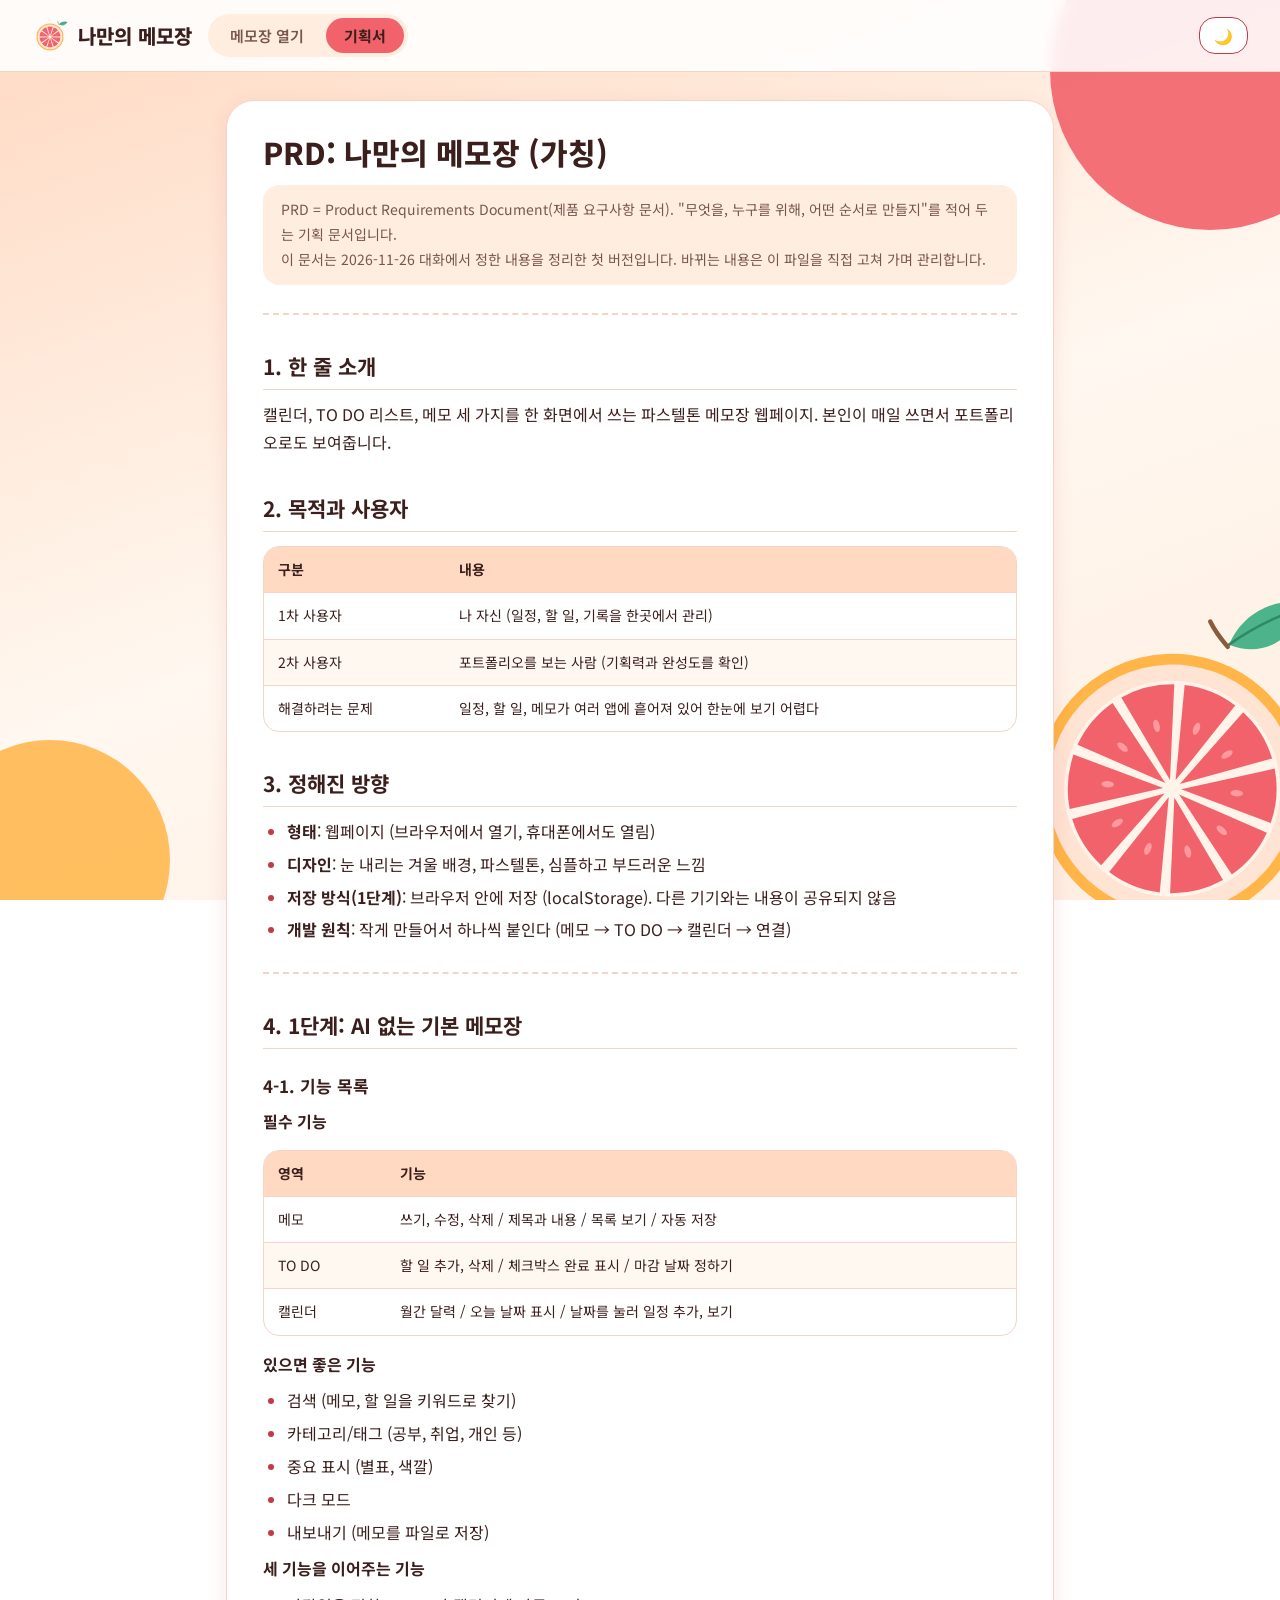
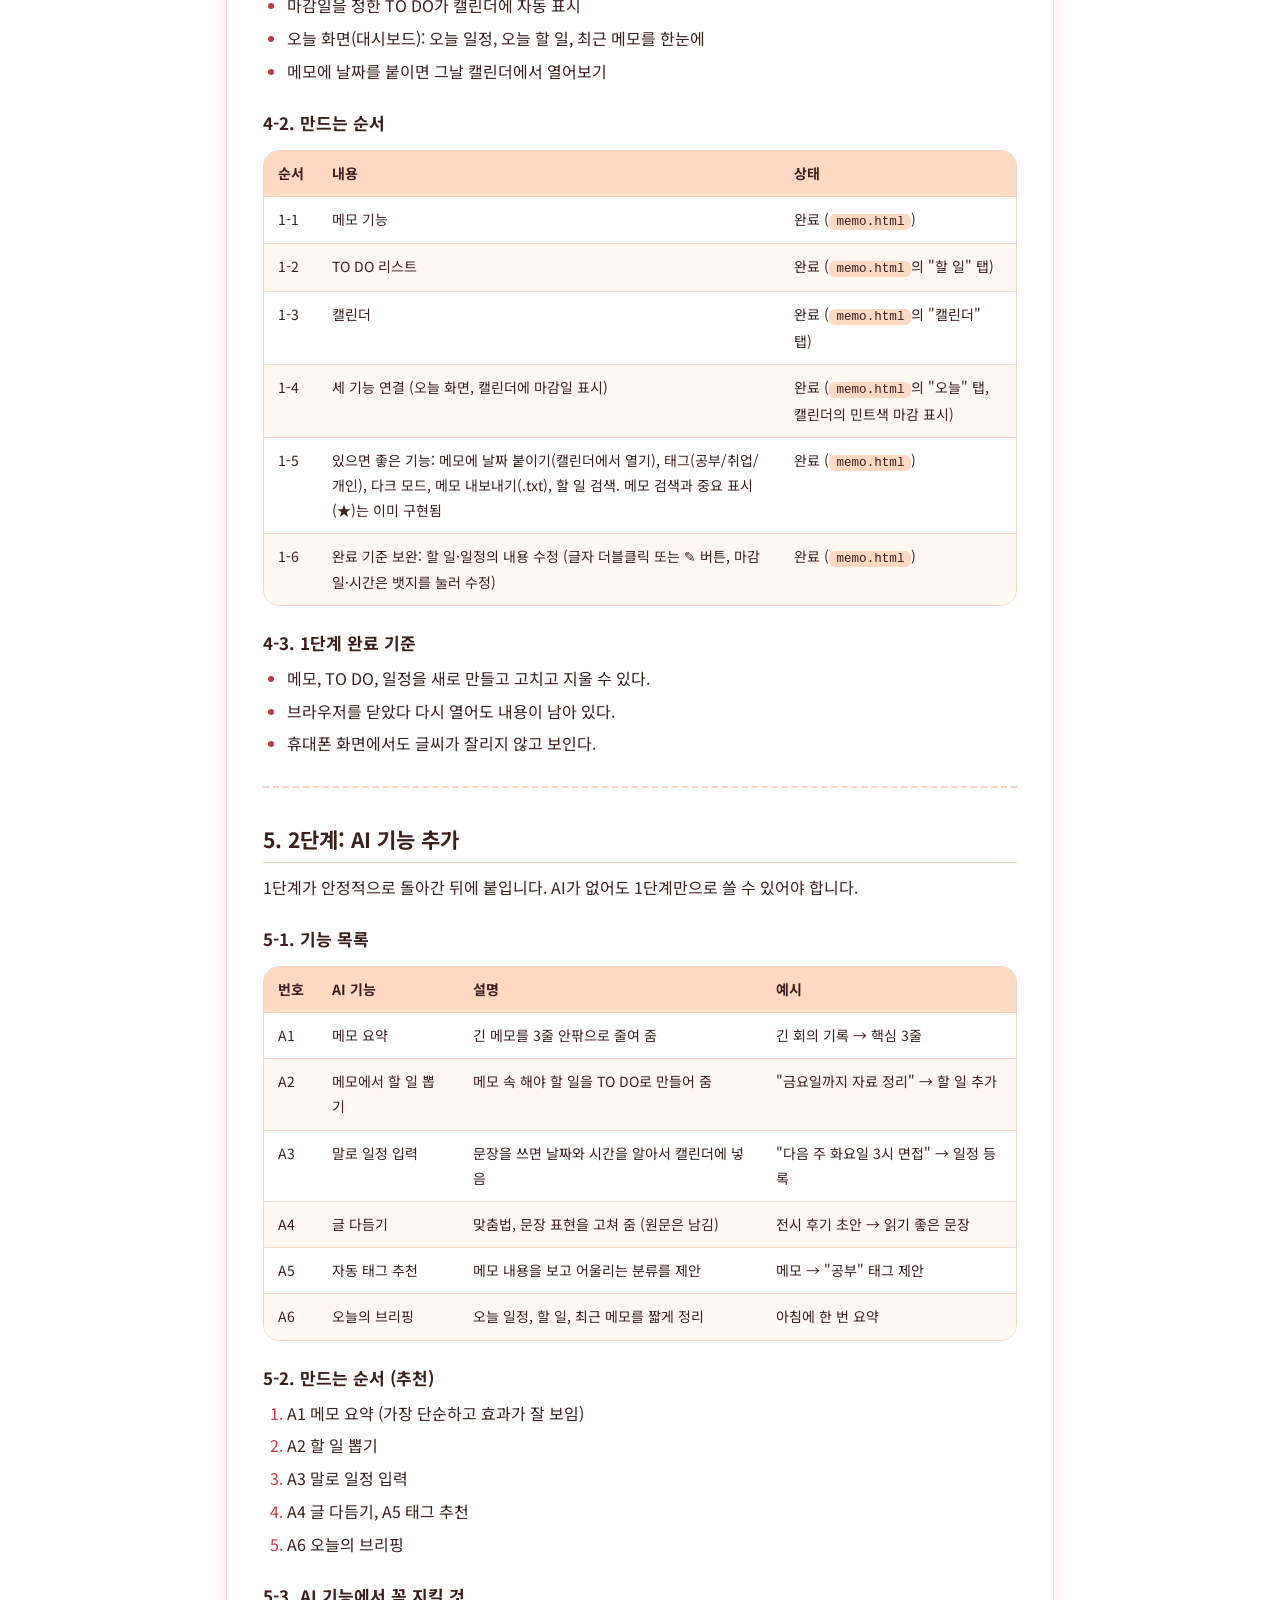
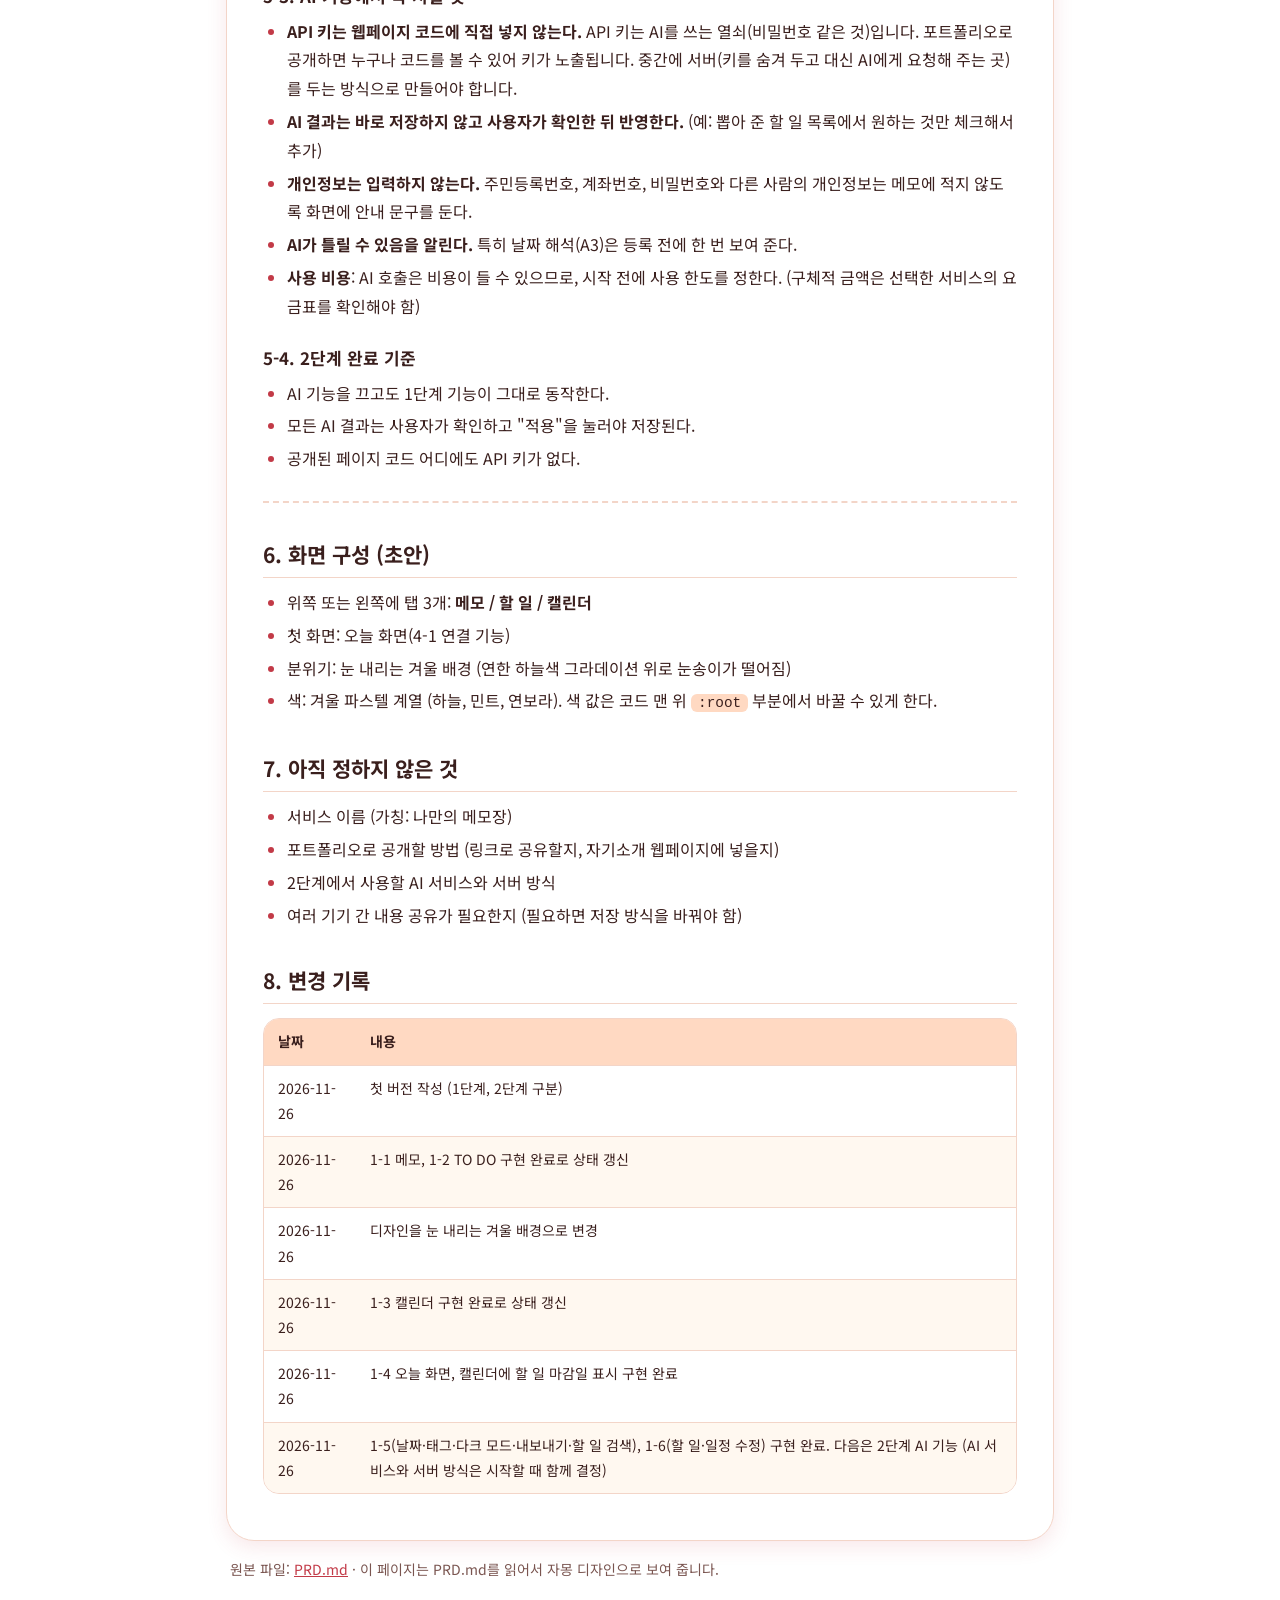
<file: PRD-jamong.html>
<!DOCTYPE html>
<html lang="ko">
<head>
<meta charset="UTF-8">
<meta name="viewport" content="width=device-width, initial-scale=1">
<title>기획서 | 나만의 메모장 (자몽)</title>
<link rel="preconnect" href="https://fonts.googleapis.com">
<link rel="preconnect" href="https://fonts.gstatic.com" crossorigin>
<link href="https://fonts.googleapis.com/css2?family=Noto+Sans+KR:wght@400;500;600;700;800&display=swap" rel="stylesheet">
<link rel="stylesheet" href="site-jamong.css">
<script src="site.js"></script>
</head>
<body>
<div class="deco" aria-hidden="true"><i class="blob b1"></i><i class="blob b2"></i><i class="fruit"></i></div>
<header class="top">
  <h1><span class="logo" aria-hidden="true"></span>나만의 메모장</h1>
  <nav>
    <a href="memo-jamong.html">메모장 열기</a>
    <a href="PRD-jamong.html" class="on">기획서</a>
  </nav>
  <button class="btn" id="themeBtn" title="다크 모드 켜기/끄기">🌙</button>
</header>

<main class="wrap">
  <article class="card" id="doc">기획서를 불러오는 중…</article>
  <p class="note">원본 파일: <a href="PRD.md">PRD.md</a> · 이 페이지는 PRD.md를 읽어서 자몽 디자인으로 보여 줍니다.</p>
</main>

<script>
  // PRD.md(마크다운)를 읽어서 제목·표·목록으로 바꿔 보여 주는 아주 작은 변환기예요.
  // 글자는 먼저 안전하게 처리(esc)한 뒤에 굵게/코드 표시만 바꿔요.
  function esc(s) { return s.replace(/&/g, "&amp;").replace(/</g, "&lt;").replace(/>/g, "&gt;"); }
  function inline(s) {
    s = esc(s);
    s = s.replace(/`([^`]+)`/g, "<code>$1</code>");
    s = s.replace(/\*\*([^*]+)\*\*/g, "<strong>$1</strong>");
    return s;
  }
  const BLOCK_START = /^(#{1,3}\s|---|>|\||\s*[-*]\s|\d+\.\s)/;

  function render(md) {
    const lines = md.replace(/\r/g, "").split("\n");
    const out = [];
    let i = 0;
    while (i < lines.length) {
      const l = lines[i];
      if (!l.trim()) { i++; continue; }
      let m;
      if ((m = l.match(/^(#{1,3})\s+(.*)/))) {                       // 제목
        out.push(`<h${m[1].length}>${inline(m[2])}</h${m[1].length}>`); i++; continue;
      }
      if (/^---+$/.test(l.trim())) { out.push("<hr>"); i++; continue; }  // 구분선
      if (l.startsWith(">")) {                                          // 인용
        const b = [];
        while (i < lines.length && lines[i].startsWith(">")) { b.push(lines[i].replace(/^>\s?/, "")); i++; }
        out.push("<blockquote>" + b.map(inline).join("<br>") + "</blockquote>"); continue;
      }
      if (l.trim().startsWith("|")) {                                   // 표
        const rows = [];
        while (i < lines.length && lines[i].trim().startsWith("|")) { rows.push(lines[i].trim()); i++; }
        const cells = r => r.replace(/^\||\|$/g, "").split("|").map(c => c.trim());
        const head = cells(rows[0]), body = rows.slice(2).map(cells);
        out.push('<div class="tbl"><table><thead><tr>' + head.map(c => "<th>" + inline(c) + "</th>").join("") +
          "</tr></thead><tbody>" + body.map(r => "<tr>" + r.map(c => "<td>" + inline(c) + "</td>").join("") + "</tr>").join("") +
          "</tbody></table></div>");
        continue;
      }
      if (/^\s*[-*]\s+/.test(l)) {                                      // 점 목록
        const it = [];
        while (i < lines.length && /^\s*[-*]\s+/.test(lines[i])) { it.push(lines[i].replace(/^\s*[-*]\s+/, "")); i++; }
        out.push("<ul>" + it.map(x => "<li>" + inline(x) + "</li>").join("") + "</ul>"); continue;
      }
      if (/^\d+\.\s+/.test(l)) {                                        // 번호 목록
        const it = [];
        while (i < lines.length && /^\d+\.\s+/.test(lines[i])) { it.push(lines[i].replace(/^\d+\.\s+/, "")); i++; }
        out.push("<ol>" + it.map(x => "<li>" + inline(x) + "</li>").join("") + "</ol>"); continue;
      }
      const p = [l]; i++;                                               // 일반 문단
      while (i < lines.length && lines[i].trim() && !BLOCK_START.test(lines[i])) { p.push(lines[i]); i++; }
      out.push("<p>" + p.map(inline).join("<br>") + "</p>");
    }
    return out.join("\n");
  }

  fetch("PRD.md")
    .then(r => { if (!r.ok) throw new Error(r.status); return r.text(); })
    .then(md => { document.getElementById("doc").innerHTML = render(md); })
    .catch(() => {
      document.getElementById("doc").innerHTML = '기획서를 불러오지 못했어요. <a href="PRD.md">PRD.md 원본 보기</a>';
    });
</script>
</body>
</html>
</file>
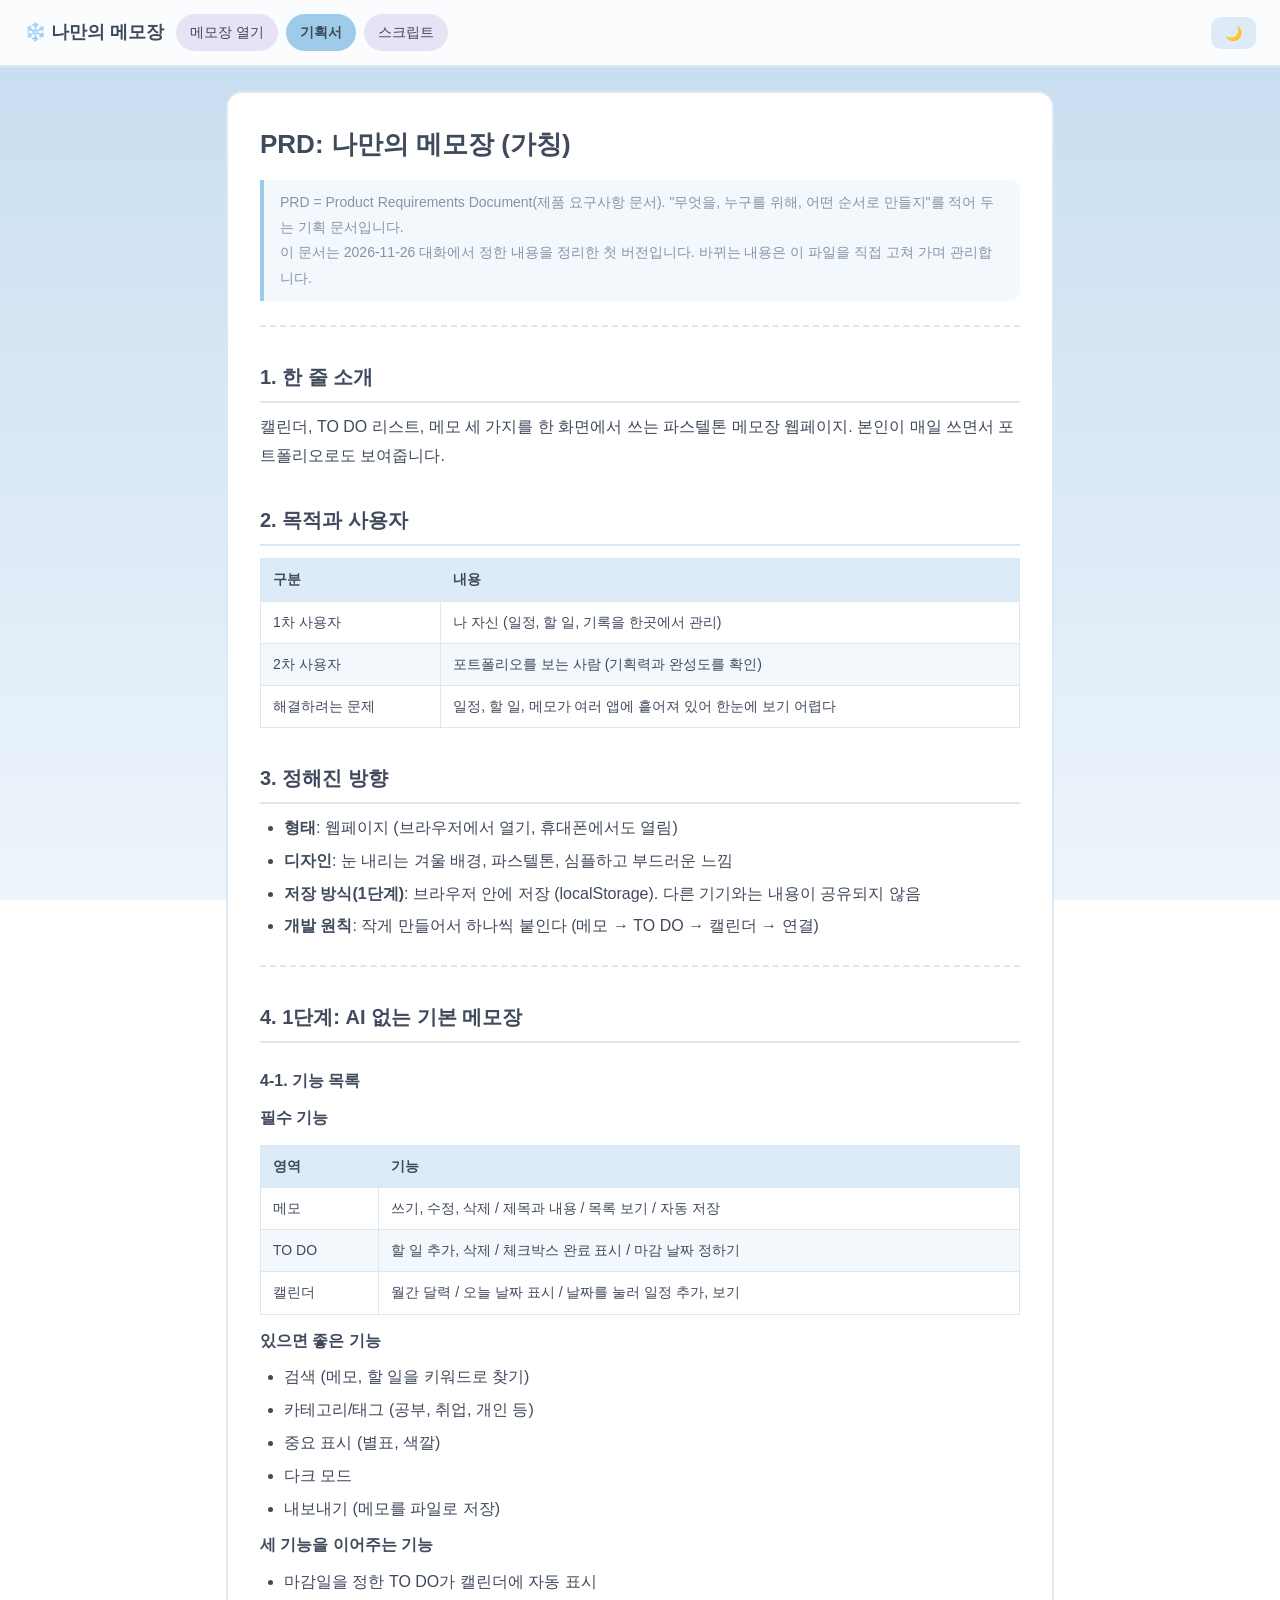
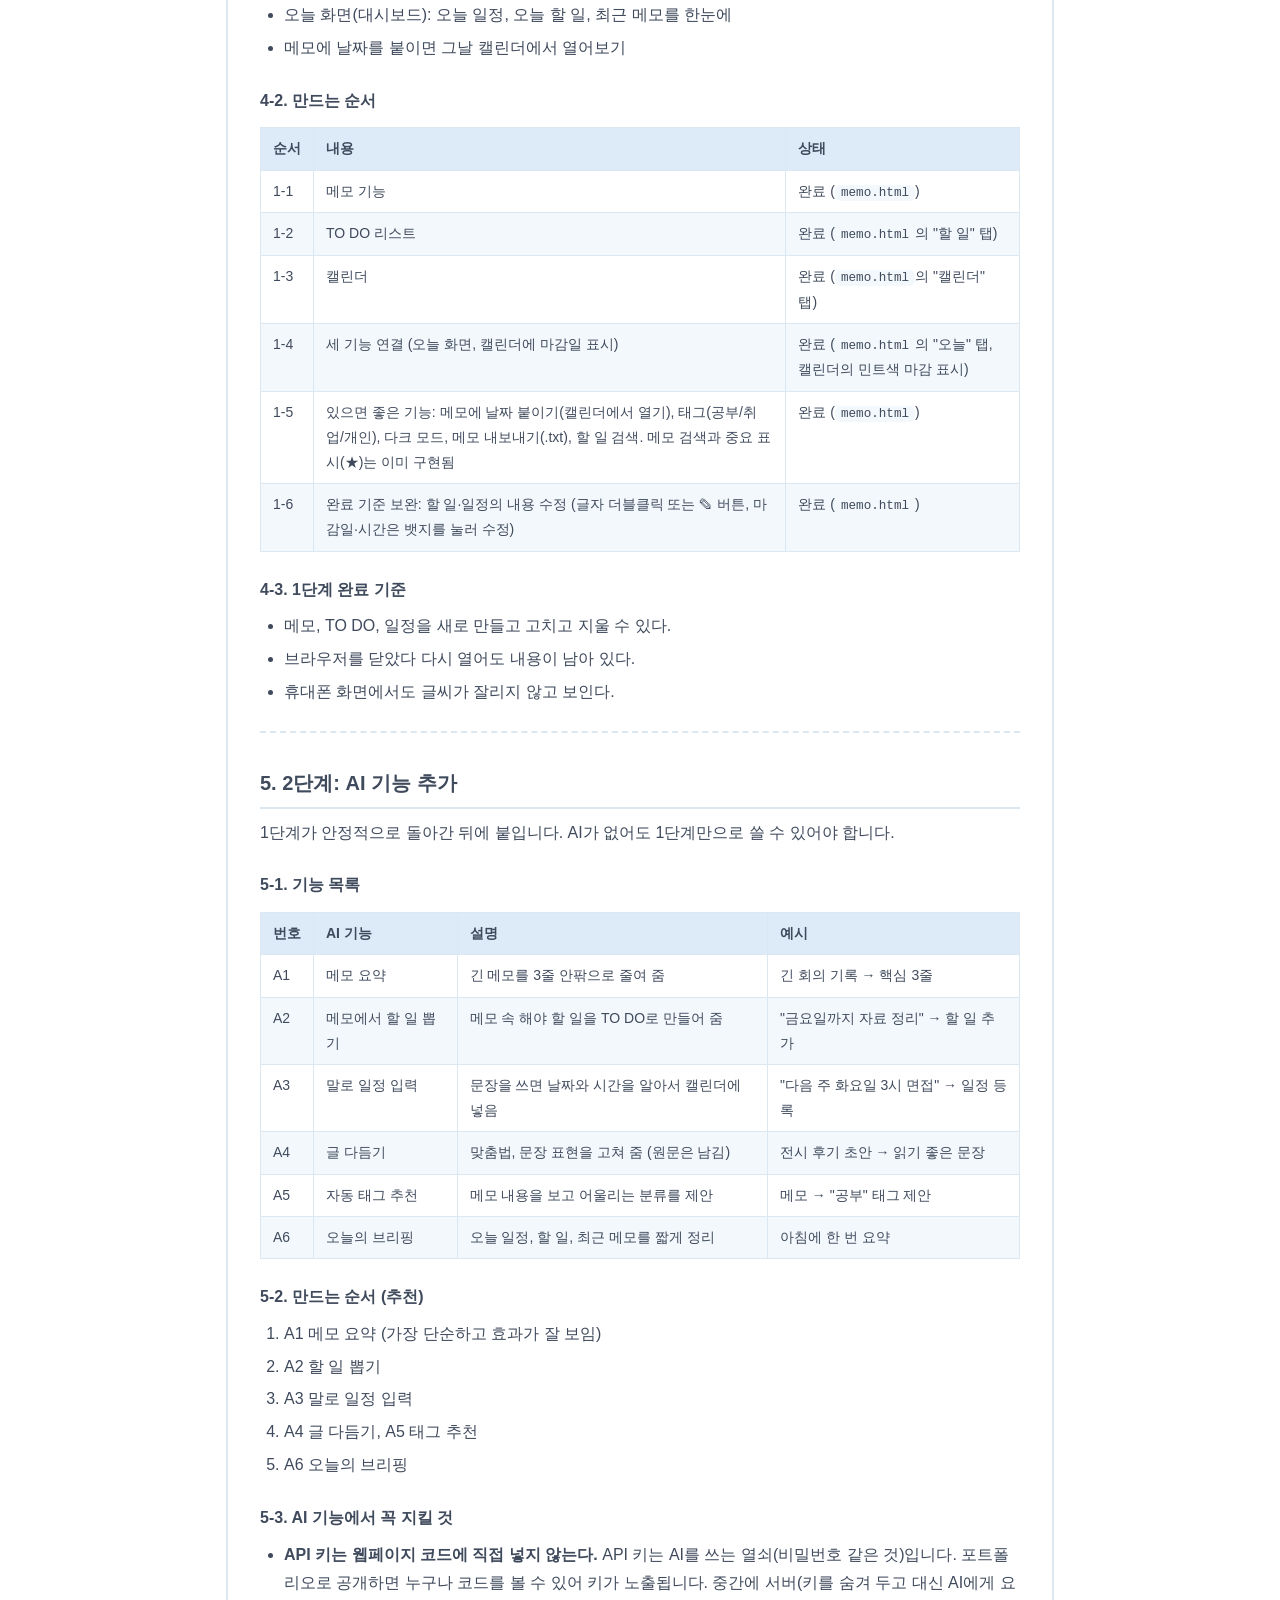
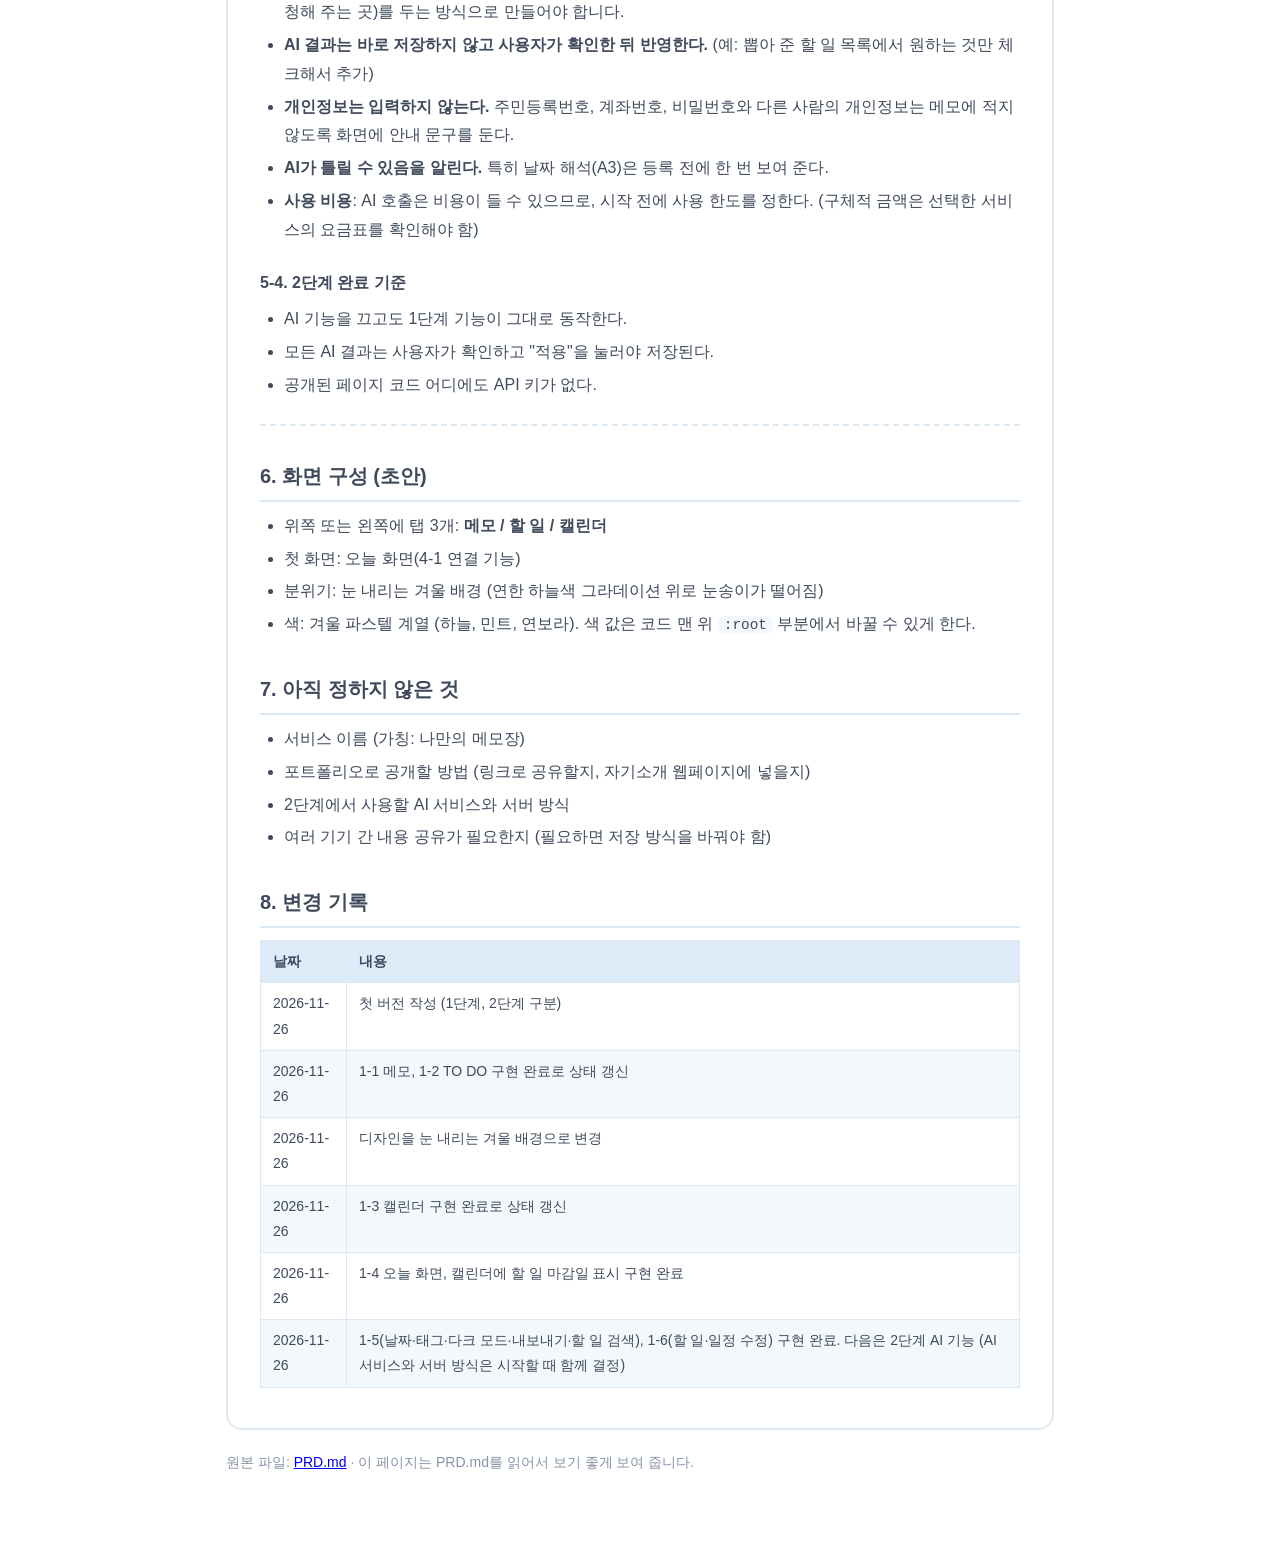
<file: PRD.html>
<!DOCTYPE html>
<html lang="ko">
<head>
<meta charset="UTF-8">
<meta name="viewport" content="width=device-width, initial-scale=1">
<title>기획서 | 나만의 메모장</title>
<link rel="stylesheet" href="site.css">
<script src="site.js"></script>
</head>
<body>
<header class="top">
  <h1>❄️ 나만의 메모장</h1>
  <nav>
    <a href="memo.html">메모장 열기</a>
    <a href="PRD.html" class="on">기획서</a>
    <a href="code.html">스크립트</a>
  </nav>
  <button class="btn" id="themeBtn" title="다크 모드 켜기/끄기">🌙</button>
</header>

<main class="wrap">
  <article class="card" id="doc">기획서를 불러오는 중…</article>
  <p class="note">원본 파일: <a href="PRD.md">PRD.md</a> · 이 페이지는 PRD.md를 읽어서 보기 좋게 보여 줍니다.</p>
</main>

<script>
  // PRD.md(마크다운)를 읽어서 제목·표·목록으로 바꿔 보여 주는 아주 작은 변환기예요.
  // 글자는 먼저 안전하게 처리(esc)한 뒤에 굵게/코드 표시만 바꿔요.
  function esc(s) { return s.replace(/&/g, "&amp;").replace(/</g, "&lt;").replace(/>/g, "&gt;"); }
  function inline(s) {
    s = esc(s);
    s = s.replace(/`([^`]+)`/g, "<code>$1</code>");
    s = s.replace(/\*\*([^*]+)\*\*/g, "<strong>$1</strong>");
    return s;
  }
  const BLOCK_START = /^(#{1,3}\s|---|>|\||\s*[-*]\s|\d+\.\s)/;

  function render(md) {
    const lines = md.replace(/\r/g, "").split("\n");
    const out = [];
    let i = 0;
    while (i < lines.length) {
      const l = lines[i];
      if (!l.trim()) { i++; continue; }
      let m;
      if ((m = l.match(/^(#{1,3})\s+(.*)/))) {                       // 제목
        out.push(`<h${m[1].length}>${inline(m[2])}</h${m[1].length}>`); i++; continue;
      }
      if (/^---+$/.test(l.trim())) { out.push("<hr>"); i++; continue; }  // 구분선
      if (l.startsWith(">")) {                                          // 인용
        const b = [];
        while (i < lines.length && lines[i].startsWith(">")) { b.push(lines[i].replace(/^>\s?/, "")); i++; }
        out.push("<blockquote>" + b.map(inline).join("<br>") + "</blockquote>"); continue;
      }
      if (l.trim().startsWith("|")) {                                   // 표
        const rows = [];
        while (i < lines.length && lines[i].trim().startsWith("|")) { rows.push(lines[i].trim()); i++; }
        const cells = r => r.replace(/^\||\|$/g, "").split("|").map(c => c.trim());
        const head = cells(rows[0]), body = rows.slice(2).map(cells);
        out.push('<div class="tbl"><table><thead><tr>' + head.map(c => "<th>" + inline(c) + "</th>").join("") +
          "</tr></thead><tbody>" + body.map(r => "<tr>" + r.map(c => "<td>" + inline(c) + "</td>").join("") + "</tr>").join("") +
          "</tbody></table></div>");
        continue;
      }
      if (/^\s*[-*]\s+/.test(l)) {                                      // 점 목록
        const it = [];
        while (i < lines.length && /^\s*[-*]\s+/.test(lines[i])) { it.push(lines[i].replace(/^\s*[-*]\s+/, "")); i++; }
        out.push("<ul>" + it.map(x => "<li>" + inline(x) + "</li>").join("") + "</ul>"); continue;
      }
      if (/^\d+\.\s+/.test(l)) {                                        // 번호 목록
        const it = [];
        while (i < lines.length && /^\d+\.\s+/.test(lines[i])) { it.push(lines[i].replace(/^\d+\.\s+/, "")); i++; }
        out.push("<ol>" + it.map(x => "<li>" + inline(x) + "</li>").join("") + "</ol>"); continue;
      }
      const p = [l]; i++;                                               // 일반 문단
      while (i < lines.length && lines[i].trim() && !BLOCK_START.test(lines[i])) { p.push(lines[i]); i++; }
      out.push("<p>" + p.map(inline).join("<br>") + "</p>");
    }
    return out.join("\n");
  }

  fetch("PRD.md")
    .then(r => { if (!r.ok) throw new Error(r.status); return r.text(); })
    .then(md => { document.getElementById("doc").innerHTML = render(md); })
    .catch(() => {
      document.getElementById("doc").innerHTML = '기획서를 불러오지 못했어요. <a href="PRD.md">PRD.md 원본 보기</a>';
    });
</script>
</body>
</html>
</file>
<file: site.css>
/* 기획서·스크립트 페이지 공통 모양 (메모장과 같은 겨울 파스텔 색) */
:root {
  --bg: #e8f2fa; --panel: #ffffff; --main: #9fcbea; --main-dark: #78b0d9; --sub: #dcebf7;
  --mint: #d4f1e4; --lilac: #e6e3f7; --text: #3f4a5c; --muted: #8794a8; --line: #dbe8f2;
  --sky-top: #c6dcf0; --sky-bottom: #eef5fb; --header-bg: rgba(255,255,255,.9); --code-bg: #f3f8fc;
}
:root[data-theme="dark"] {
  color-scheme: dark;
  --bg: #2a3446; --panel: #1f2937; --main: #4f7fa8; --main-dark: #6a9cc8; --sub: #33465c;
  --mint: #2f5a4a; --lilac: #3a3a5c; --text: #e4eaf2; --muted: #9aa7ba; --line: #364458;
  --sky-top: #0f1b2d; --sky-bottom: #1d2c44; --header-bg: rgba(31,41,55,.9); --code-bg: #17202e;
}
* { box-sizing: border-box; }
body {
  margin: 0; color: var(--text); line-height: 1.8;
  background: linear-gradient(180deg, var(--sky-top) 0%, var(--sky-bottom) 100%) fixed;
  font-family: "Malgun Gothic", "Apple SD Gothic Neo", sans-serif;
}
.top {
  display: flex; align-items: center; gap: 12px; flex-wrap: wrap; padding: 14px 24px;
  background: var(--header-bg); border-bottom: 2px solid var(--line); position: sticky; top: 0; z-index: 2;
}
.top h1 { margin: 0; font-size: 18px; }
.top nav { display: flex; gap: 8px; flex-wrap: wrap; }
.top nav a {
  text-decoration: none; color: var(--text); background: var(--lilac); padding: 6px 14px;
  border-radius: 999px; font-size: 14px;
}
.top nav a.on { background: var(--main); font-weight: bold; }
.top nav a:hover { background: var(--sub); }
.btn {
  border: none; background: var(--sub); color: var(--text); border-radius: 10px; padding: 8px 14px;
  font-size: 14px; cursor: pointer; font-family: inherit; text-decoration: none; display: inline-block;
}
.btn:hover { background: var(--main); }
#themeBtn { margin-left: auto; }

.wrap { max-width: 860px; margin: 0 auto; padding: 24px 16px 56px; }
.card {
  background: var(--panel); border: 2px solid var(--line); border-radius: 16px;
  padding: 28px 32px; margin-bottom: 20px;
}
.card h1 { font-size: 26px; margin: 0 0 8px; }
.card h2 { font-size: 20px; margin: 32px 0 10px; padding-bottom: 6px; border-bottom: 2px solid var(--line); }
.card h2:first-child, .card h1 + h2 { margin-top: 20px; }
.card h3 { font-size: 16px; margin: 24px 0 8px; }
.card p { margin: 8px 0; }
.card ul, .card ol { margin: 8px 0; padding-left: 24px; }
.card li { margin: 4px 0; }
.card hr { border: none; border-top: 2px dashed var(--line); margin: 24px 0; }
.card blockquote {
  margin: 12px 0; padding: 10px 16px; background: var(--code-bg); color: var(--muted);
  border-left: 4px solid var(--main); border-radius: 0 10px 10px 0; font-size: 14px;
}
.card code {
  background: var(--code-bg); border-radius: 6px; padding: 1px 6px; font-size: .9em;
  font-family: Consolas, "D2Coding", monospace;
}
.tbl { overflow-x: auto; margin: 12px 0; }
.card table { border-collapse: collapse; width: 100%; font-size: 14px; }
.card th, .card td { border: 1px solid var(--line); padding: 8px 12px; text-align: left; vertical-align: top; }
.card th { background: var(--sub); white-space: nowrap; }
.card tbody tr:nth-child(even) td { background: var(--code-bg); }
.note { color: var(--muted); font-size: 14px; }

.file-head { display: flex; align-items: center; gap: 8px; flex-wrap: wrap; margin-bottom: 4px; }
.file-head h2 { flex: 1; margin: 0 !important; border: none !important; padding: 0 !important; font-size: 18px !important; }
pre {
  background: var(--code-bg); border: 2px solid var(--line); border-radius: 12px; padding: 14px 16px;
  overflow-x: auto; font-size: 13px; line-height: 1.6; margin: 12px 0 0; max-height: 520px;
}
pre code { background: none; padding: 0; font-size: inherit; }

@media (max-width: 720px) {
  .top { padding: 10px 12px; }
  .card { padding: 18px 16px; }
  .card h1 { font-size: 22px; }
}
</file>
<file: site-jamong.css>
/* 자몽 메모장 디자인: 기획서 페이지 모양 (memo-jamong.html과 같은 색, 디자인 시스템 '자몽 메모장' tokens.json 값) */
:root {
  --bg-100: #FFF8F0; --bg-200: #FFEDE0; --surface: #FFFFFF;
  --ink: #3A1F1D; --ink-muted: #7A5550;
  --grapefruit: #F2626B; --on-grapefruit: #3A1F1D; --grapefruit-deep: #C23A47;
  --citrus: #FFB547; --peach: #FFD9C2; --mint: #4DB38A;
  --line: #F3D5C8; --header-bg: rgba(255,255,255,.88);
  --radius-sm: 8px; --radius-md: 16px; --radius-lg: 28px; --radius-pill: 999px;
  --shadow-card: 0 6px 20px rgba(194,58,71,0.12);
  --font-sans: "Pretendard", "Noto Sans KR", system-ui, sans-serif;
  --fruit: url("grapefruit-slice.svg");   /* 자몽 단면 그림 */
}
:root[data-theme="dark"] {
  color-scheme: dark;
  --bg-100: #22171A; --bg-200: #2D2024; --surface: #33262A;
  --ink: #FBEDE6; --ink-muted: #CDAFA8;
  --grapefruit: #FF8A91; --on-grapefruit: #2A1416; --grapefruit-deep: #FF8A91;
  --citrus: #FFB547; --peach: #4A3238; --mint: #7FD9B3;
  --line: #4A363B; --header-bg: rgba(51,38,42,.9);
}
* { box-sizing: border-box; }
body {
  margin: 0; color: var(--ink); font-family: var(--font-sans); font-size: 16px; line-height: 1.8; min-height: 100vh;
  background: linear-gradient(160deg, var(--peach) 0%, var(--bg-100) 55%, var(--bg-200) 100%) fixed;
}
a { color: var(--grapefruit-deep); }
a:focus-visible, button:focus-visible { outline: 3px solid var(--ink); outline-offset: 2px; }

/* 배경 장식 (화면 맨 뒤, 클릭은 그대로 통과) */
.deco { position: fixed; inset: 0; overflow: hidden; pointer-events: none; z-index: 0; }
.blob { position: absolute; border-radius: 50%; }
.b1 { right: -90px; top: -90px; width: 320px; height: 320px; background: var(--grapefruit); opacity: .9; }
.b2 { left: -70px; bottom: -80px; width: 240px; height: 240px; background: var(--citrus); opacity: .85; }
.fruit { position: absolute; right: -70px; bottom: -60px; width: 360px; height: 360px;
         background: var(--fruit) center / contain no-repeat; transform: rotate(-14deg); }

.top {
  display: flex; align-items: center; gap: 16px; flex-wrap: wrap; padding: 14px 32px;
  background: var(--header-bg); border-bottom: 1px solid var(--line); position: sticky; top: 0; z-index: 2;
  -webkit-backdrop-filter: blur(6px); backdrop-filter: blur(6px);
}
.top h1 { margin: 0; font: 800 20px/28px var(--font-sans); display: flex; align-items: center; gap: 10px; }
.logo { display: inline-block; width: 36px; height: 36px; flex: none; background: var(--fruit) center / contain no-repeat; }
.top nav { display: inline-flex; gap: 4px; padding: 4px; background: var(--bg-200); border-radius: var(--radius-pill); }
.top nav a {
  text-decoration: none; color: var(--ink-muted); padding: 7px 18px; border-radius: var(--radius-pill);
  font: 600 15px var(--font-sans); white-space: nowrap;
}
.top nav a:hover { color: var(--ink); }
.top nav a.on { background: var(--grapefruit); color: var(--on-grapefruit); font-weight: 700; }
.btn {
  border: 1.5px solid var(--grapefruit-deep); background: var(--surface); color: var(--grapefruit-deep);
  border-radius: var(--radius-md); padding: 7px 14px; font: 700 15px var(--font-sans); cursor: pointer;
}
.btn:hover { background: var(--peach); }
#themeBtn { margin-left: auto; }

.wrap { position: relative; z-index: 1; max-width: 860px; margin: 0 auto; padding: 28px 16px 64px; }
.card {
  background: var(--surface); border: 1px solid var(--line); border-radius: var(--radius-lg);
  padding: 32px 36px; box-shadow: var(--shadow-card);
}
.card h1 { font: 800 30px/38px var(--font-sans); margin: 0 0 8px; }
.card h2 { font: 700 21px/30px var(--font-sans); margin: 36px 0 10px; padding-bottom: 8px; border-bottom: 1px solid var(--line); }
.card h1 + h2, .card h2:first-child { margin-top: 22px; }
.card h3 { font: 700 17px/26px var(--font-sans); margin: 24px 0 8px; }
.card p { margin: 8px 0; }
.card ul, .card ol { margin: 8px 0; padding-left: 24px; }
.card li { margin: 4px 0; }
.card li::marker { color: var(--grapefruit-deep); }
.card hr { border: none; border-top: 2px dashed var(--line); margin: 28px 0; }
.card blockquote {
  margin: 14px 0; padding: 12px 18px; background: var(--bg-200); color: var(--ink-muted);
  border-radius: var(--radius-md); font-size: 14px;
}
.card code {
  background: var(--peach); color: var(--ink); border-radius: 6px; padding: 1px 7px; font-size: .9em;
  font-family: Consolas, "D2Coding", monospace;
}
.tbl { overflow-x: auto; margin: 14px 0; border: 1px solid var(--line); border-radius: var(--radius-md); }
.card table { border-collapse: collapse; width: 100%; font-size: 14px; }
.card th, .card td { padding: 10px 14px; border-bottom: 1px solid var(--line); text-align: left; vertical-align: top; }
.card th { background: var(--peach); white-space: nowrap; }
.card tbody tr:nth-child(even) td { background: var(--bg-100); }
.card tbody tr:last-child td { border-bottom: 0; }
.note { position: relative; z-index: 1; color: var(--ink-muted); font-size: 14px; margin: 16px 4px; }

@media (max-width: 720px) {
  .top { padding: 10px 12px; }
  .card { padding: 20px 16px; }
  .card h1 { font-size: 24px; line-height: 32px; }
  .b1 { width: 200px; height: 200px; right: -70px; top: -70px; }
  .b2 { width: 150px; height: 150px; }
  .fruit { width: 220px; height: 220px; right: -50px; bottom: -40px; }
}
</file>
